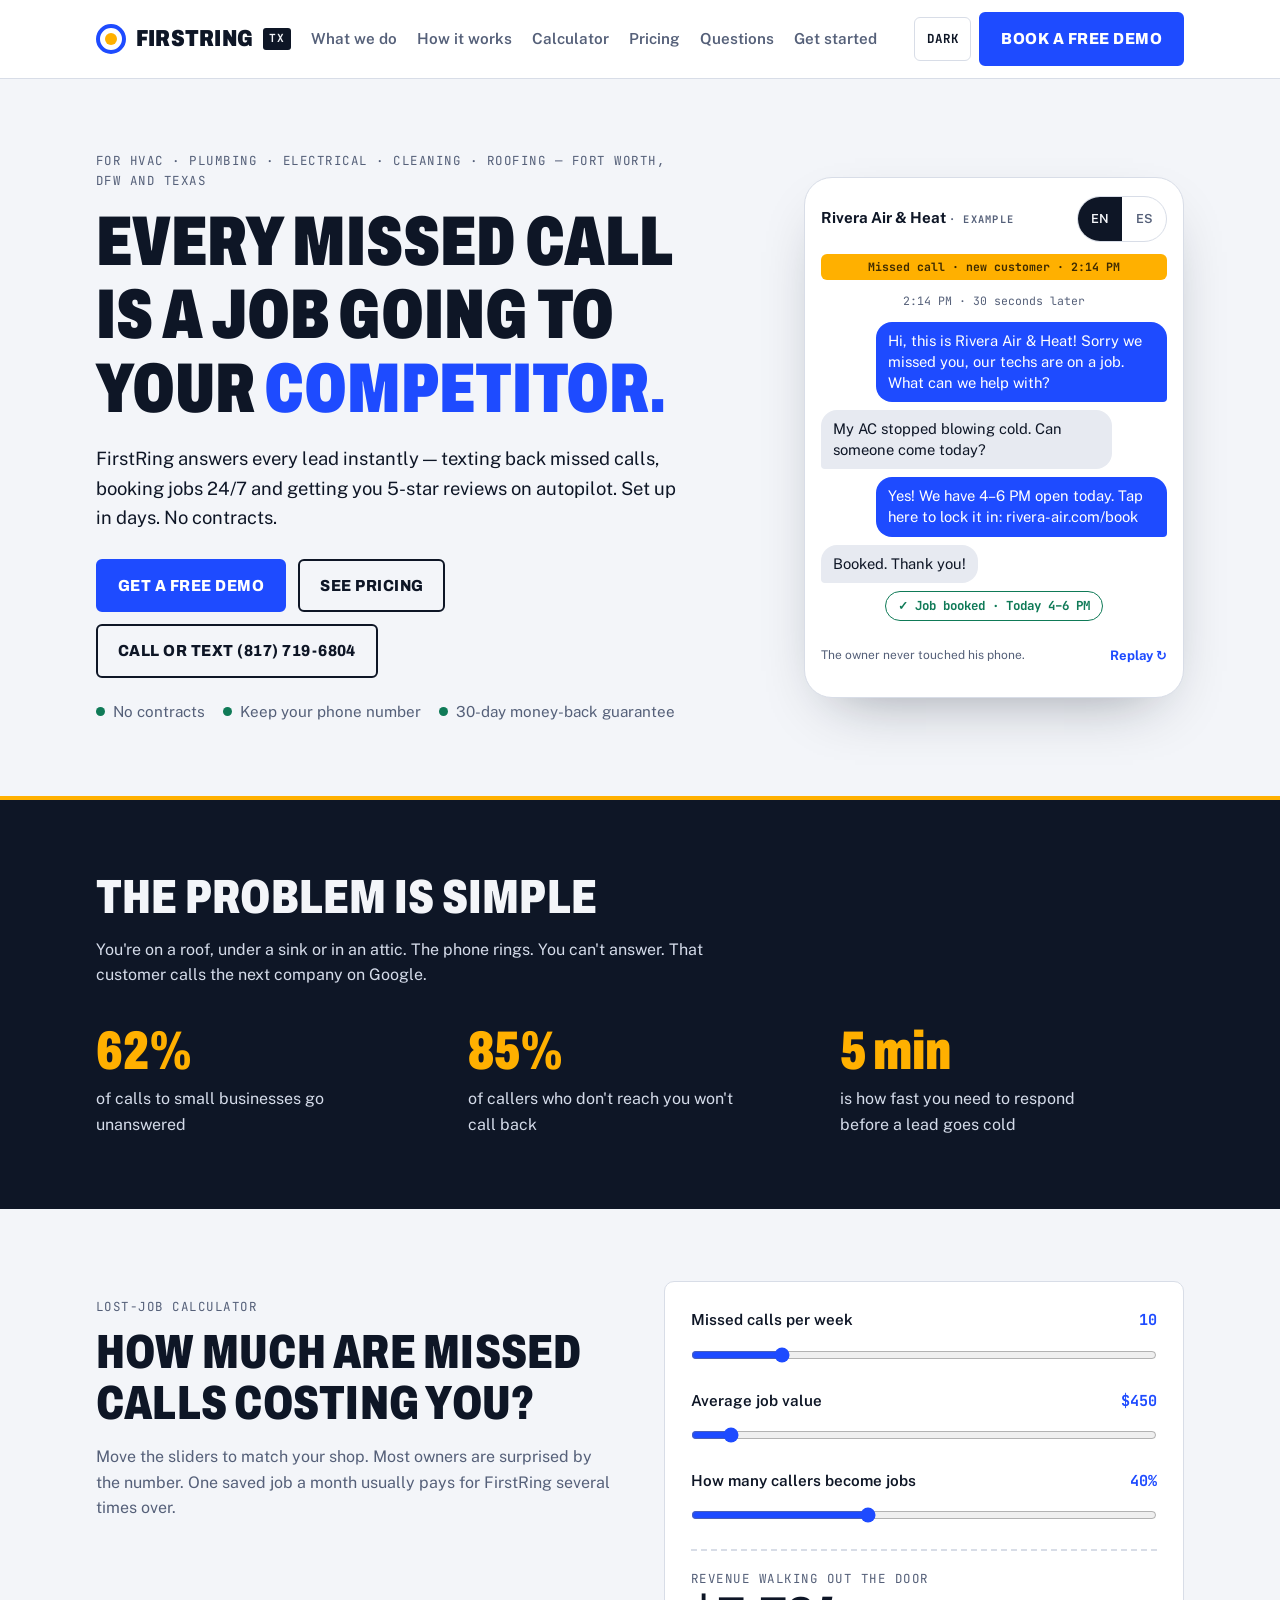
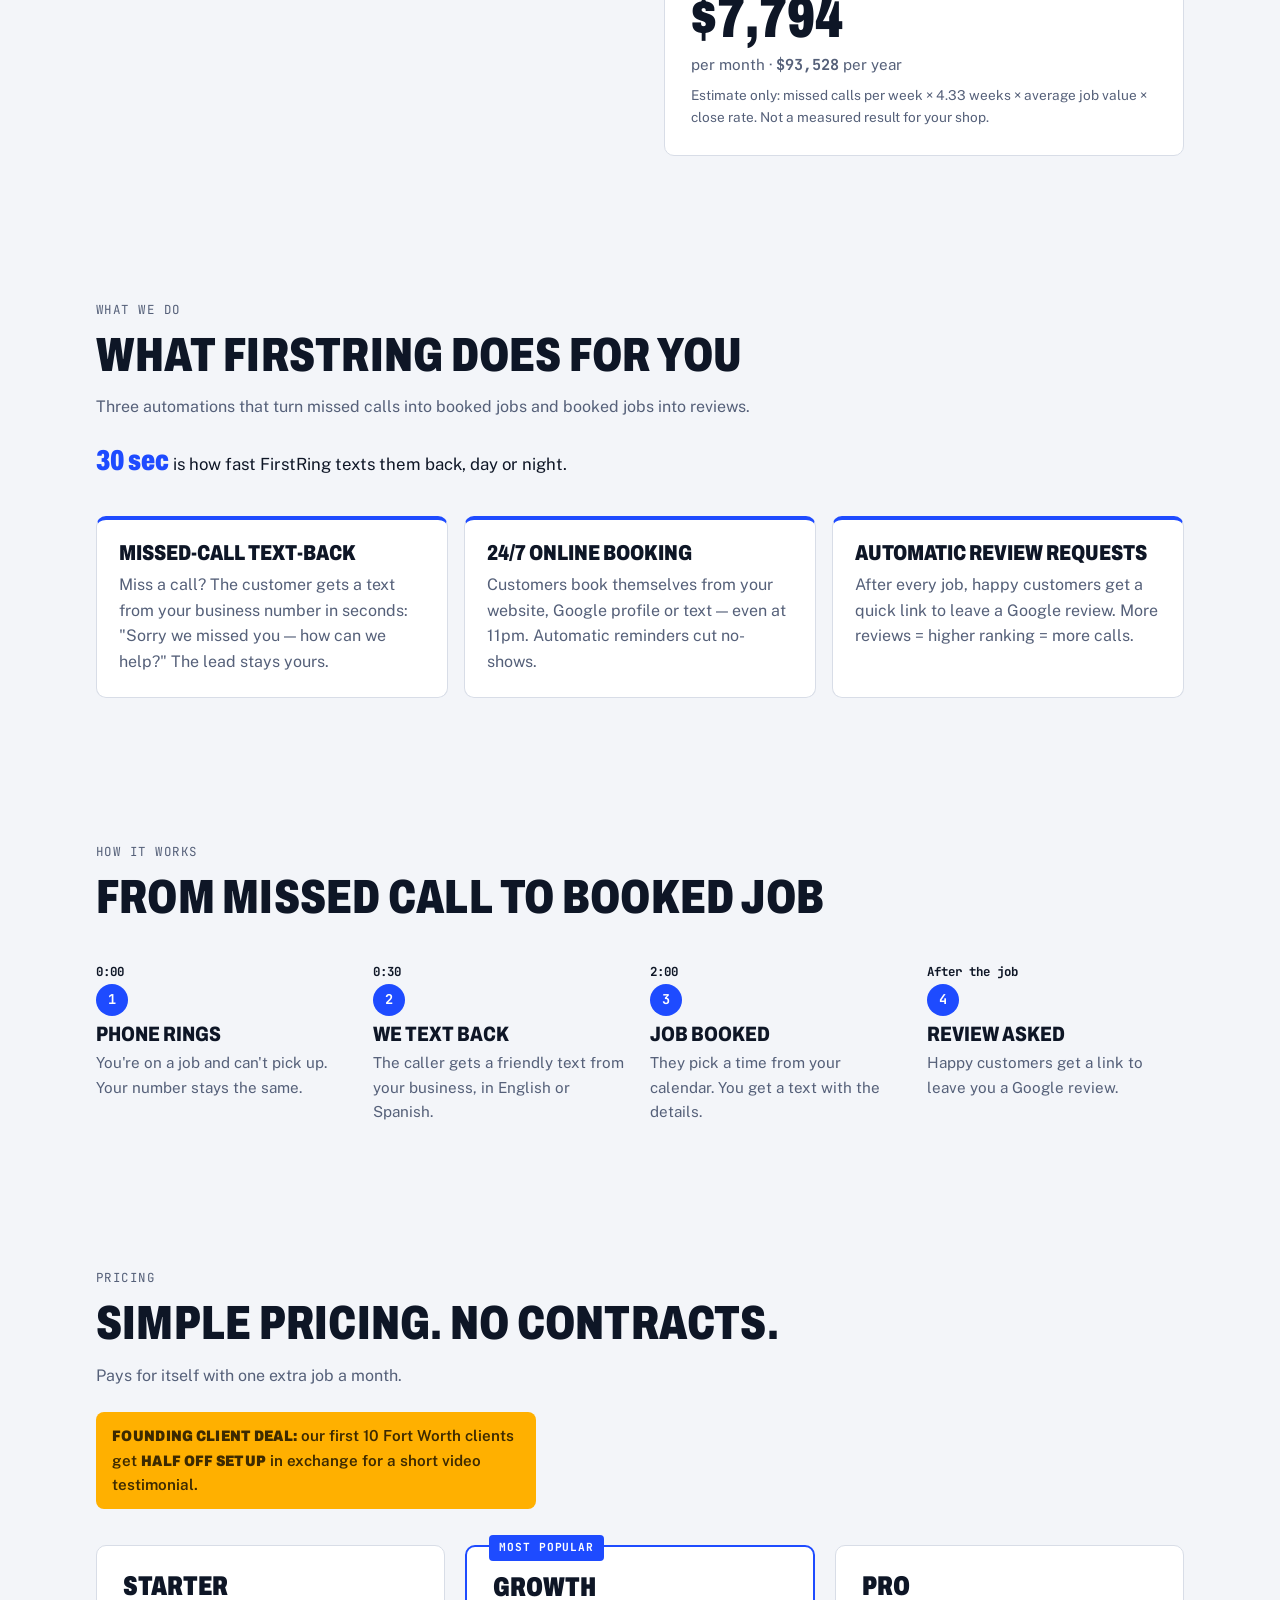
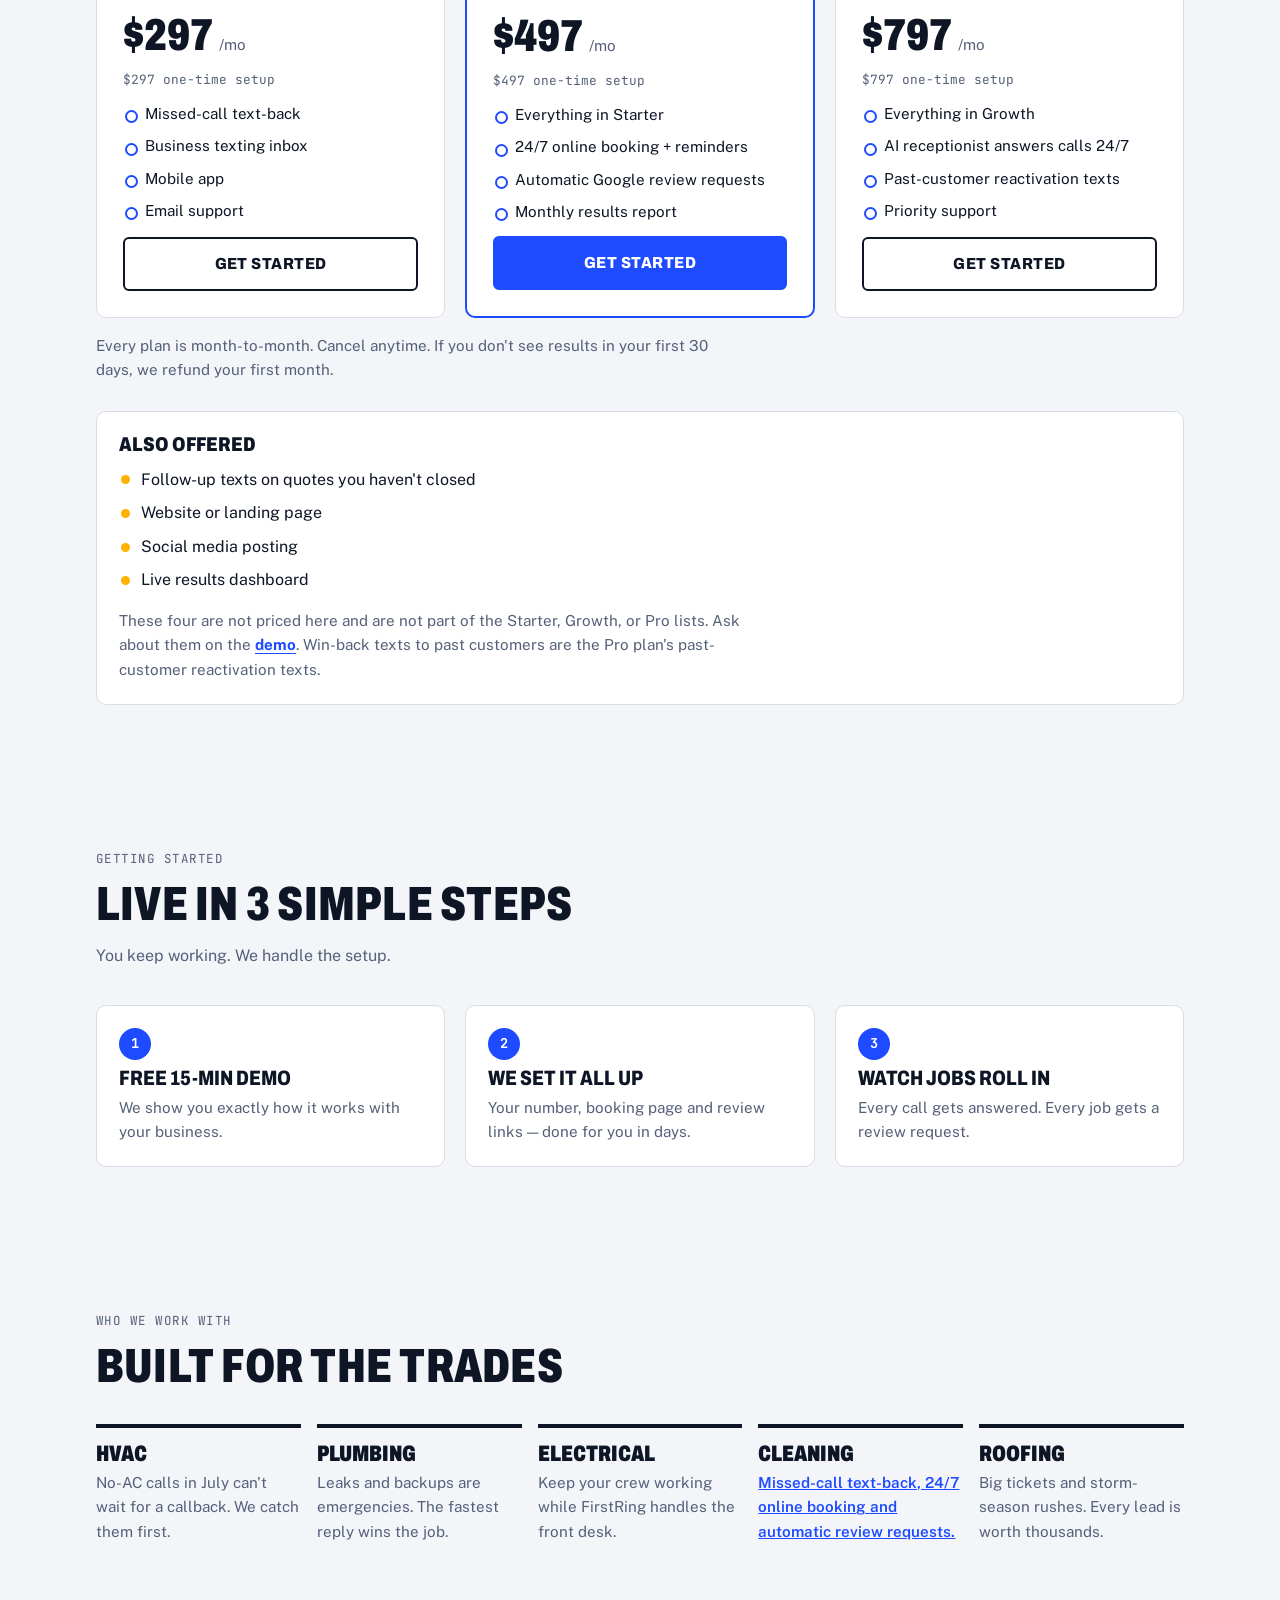
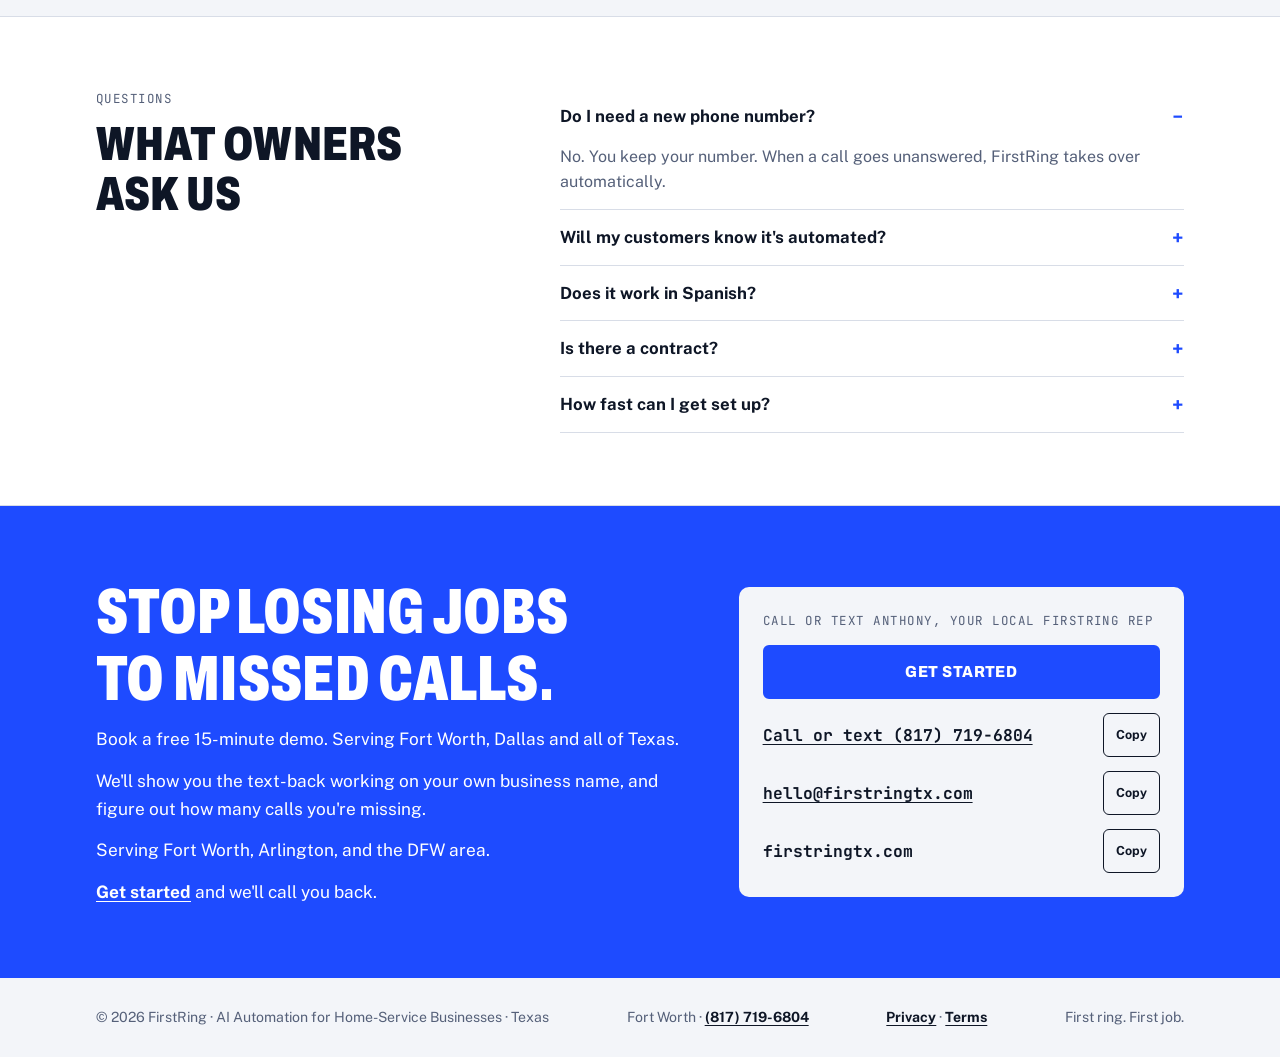
<file: index.html>
<!doctype html>
<html lang="en">
<head>
<meta charset="utf-8">
<meta name="viewport" content="width=device-width, initial-scale=1, viewport-fit=cover">
<title>FirstRing | Never Miss Another Call — AI Automation for Home-Service Pros in Texas</title>
<meta name="description" content="FirstRing helps HVAC, plumbing, electrical and cleaning businesses in Texas answer every lead: missed-call text-back, 24/7 online booking and automatic review requests. Also roofing in Fort Worth and DFW. Call (817) 719-6804.">
<link rel="icon" type="image/png" href="favicon.png">
<link rel="apple-touch-icon" href="apple-touch-icon.png">
<link rel="preconnect" href="https://fonts.googleapis.com">
<link rel="preconnect" href="https://fonts.gstatic.com" crossorigin>
<link rel="stylesheet" href="https://fonts.googleapis.com/css2?family=Archivo:wdth,wght@62..125,400..900&family=Public+Sans:wght@400;500;600;700&family=JetBrains+Mono:wght@500;700&display=swap">
<script>
try {
  var savedTheme = localStorage.getItem('firstring-theme');
  if (savedTheme === 'light' || savedTheme === 'dark') document.documentElement.setAttribute('data-theme', savedTheme);
} catch (e) {}
</script>
<style>
/* Work-truck signage in the cobalt / amber palette. Old-site sections, plus the demo, calculator, and FAQ. */
:root{
  --paper:#F3F5F9; --surface:#FFFFFF; --ink:#0E1626; --muted:#556079; --line:#D8DDE7;
  --cobalt:#1E4BFF; --cobalt-ink:#FFFFFF; --amber:#FFB000; --amber-ink:#3D2A00;
  --bubble-in:#E7EAF1; --ok:#0F7A57;
  --display:"Archivo","Arial Narrow",Arial,sans-serif;
  --body:"Public Sans",system-ui,-apple-system,"Segoe UI",sans-serif;
  --mono:"JetBrains Mono",ui-monospace,Menlo,Consolas,monospace;
  color-scheme:light;
}
@media (prefers-color-scheme: dark){:root:not([data-theme="light"]){
  --paper:#0A101B; --surface:#121A2A; --ink:#EDF1F8; --muted:#9BA7BF; --line:#25314A;
  --cobalt:#7491FF; --cobalt-ink:#0A101B; --amber:#FFC23D; --amber-ink:#2B1D00;
  --bubble-in:#1C2638; --ok:#3CCB97; color-scheme:dark}}
:root[data-theme="dark"]{
  --paper:#0A101B; --surface:#121A2A; --ink:#EDF1F8; --muted:#9BA7BF; --line:#25314A;
  --cobalt:#7491FF; --cobalt-ink:#0A101B; --amber:#FFC23D; --amber-ink:#2B1D00;
  --bubble-in:#1C2638; --ok:#3CCB97; color-scheme:dark}
:root[data-theme="light"]{color-scheme:light}

*{box-sizing:border-box}
html{scroll-behavior:smooth}
body{margin:0;background:var(--paper);color:var(--ink);font-family:var(--body);font-size:16px;line-height:1.6;-webkit-text-size-adjust:100%}
img{max-width:100%;height:auto}
.wrap{max-width:1120px;margin:0 auto;padding-left:max(16px,env(safe-area-inset-left,0px));padding-right:max(16px,env(safe-area-inset-right,0px))}
h1,h2,h3{font-family:var(--display);line-height:1.05;text-wrap:balance;margin:0;hyphens:manual}
h2{font-size:clamp(1.85rem,4.2vw,3rem);font-weight:850;font-stretch:74%;text-transform:uppercase;letter-spacing:.005em}
p{margin:0}
a{color:inherit}
ul,ol{margin:0;padding:0}
.skip{position:absolute;left:12px;top:-48px;background:var(--amber);color:var(--amber-ink);font-weight:700;padding:10px 14px;border-radius:6px;z-index:20}
.skip:focus{top:12px}
.sr{position:absolute;width:1px;height:1px;padding:0;margin:-1px;overflow:hidden;clip:rect(0,0,0,0);white-space:nowrap;border:0}
.eyebrow{font-family:var(--mono);font-size:.78rem;letter-spacing:.12em;text-transform:uppercase;color:var(--muted)}
section{padding-block:72px}
.btn{display:inline-flex;align-items:center;justify-content:center;gap:8px;min-height:44px;font-family:var(--display);font-weight:800;font-stretch:90%;text-transform:uppercase;letter-spacing:.03em;font-size:1rem;padding:12px 20px;border-radius:6px;border:2px solid var(--ink);text-decoration:none;cursor:pointer;background:transparent;color:var(--ink);text-align:center}
.btn.primary{background:var(--cobalt);border-color:var(--cobalt);color:var(--cobalt-ink)}
.btn:hover{background:var(--ink);border-color:var(--ink);color:var(--paper)}
.btn.primary:hover{background:var(--ink);border-color:var(--ink);color:var(--paper)}
:focus-visible{outline:3px solid var(--amber);outline-offset:2px}
::selection{background:var(--amber);color:var(--amber-ink)}

header{border-bottom:1px solid var(--line);background:var(--surface);position:relative;z-index:5}
.bar{display:flex;align-items:center;gap:12px 18px;padding-block:12px;flex-wrap:wrap}
.logo{display:flex;align-items:center;gap:10px;font-family:var(--display);font-weight:900;font-stretch:80%;font-size:1.45rem;text-transform:uppercase;letter-spacing:.01em;text-decoration:none;min-height:44px}
.logo .mark{width:30px;height:30px;border-radius:50%;border:4px solid var(--cobalt);position:relative;flex:none}
.logo .mark::after{content:"";position:absolute;inset:5px;border-radius:50%;background:var(--amber)}
.logo small{font-family:var(--mono);font-size:.7rem;font-weight:700;background:var(--ink);color:var(--paper);padding:2px 6px;border-radius:3px;letter-spacing:.08em}
nav{display:flex;gap:4px 16px;flex-wrap:wrap}
nav a{text-decoration:none;font-weight:600;font-size:.95rem;color:var(--muted);padding:12px 2px;min-height:44px;display:inline-flex;align-items:center}
nav a:hover{color:var(--ink)}
.bar-actions{display:flex;gap:8px;align-items:center;margin-left:auto;flex-wrap:wrap}
.theme-btn{min-height:44px;min-width:44px;border:1.5px solid var(--line);background:transparent;color:var(--ink);border-radius:6px;font:700 .78rem var(--mono);letter-spacing:.06em;text-transform:uppercase;padding:8px 12px;cursor:pointer}
.theme-btn .when-dark{display:none}
:root[data-theme="dark"] .theme-btn .when-light{display:none}
:root[data-theme="dark"] .theme-btn .when-dark{display:inline}
@media (prefers-color-scheme: dark){
  :root:not([data-theme="light"]) .theme-btn .when-light{display:none}
  :root:not([data-theme="light"]) .theme-btn .when-dark{display:inline}
}
.bar .btn{white-space:nowrap;max-width:100%}

.hero .wrap{display:grid;grid-template-columns:minmax(0,1.15fr) minmax(0,.85fr);gap:48px;align-items:center}
.hero h1{font-size:clamp(2.35rem,5.5vw,4.55rem);font-weight:900;font-stretch:70%;text-transform:uppercase;letter-spacing:0}
.hero h1 .hl{color:var(--cobalt)}
.hero .lede{font-size:1.15rem;max-width:38em;margin-top:18px}
.hero .ctas{display:flex;gap:12px;flex-wrap:wrap;margin-top:26px}
.trust{margin:22px 0 0;list-style:none;display:flex;gap:10px 18px;flex-wrap:wrap;font-size:.95rem;color:var(--muted)}
.trust li{display:flex;align-items:center;gap:8px}
.trust li::before{content:"";width:9px;height:9px;border-radius:50%;background:var(--ok);flex:none}

.phone{background:var(--surface);border:1px solid var(--line);border-radius:28px;padding:18px 16px 20px;max-width:380px;width:100%;margin-left:auto;box-shadow:0 24px 60px -30px rgba(14,22,38,.45)}
.phone-top{display:flex;justify-content:space-between;align-items:center;gap:8px;margin-bottom:12px}
.phone-top b{font-size:.95rem}
.lang{display:inline-flex;border:1px solid var(--line);border-radius:999px;overflow:hidden}
.lang button{border:0;background:transparent;color:var(--muted);font:600 .78rem var(--body);min-height:44px;min-width:44px;padding:8px 12px;cursor:pointer}
.lang button[aria-pressed="true"]{background:var(--ink);color:var(--paper)}
.thread{display:flex;flex-direction:column;gap:8px;min-height:330px}
.sys{font-family:var(--mono);font-size:.72rem;color:var(--muted);text-align:center;padding:4px 0}
.sys.missed{color:var(--amber-ink);background:var(--amber);border-radius:6px;font-weight:700}
.msg{max-width:84%;padding:9px 12px;border-radius:16px;font-size:.92rem;line-height:1.4}
.msg.out{align-self:flex-end;background:var(--cobalt);color:var(--cobalt-ink);border-bottom-right-radius:4px}
.msg.in{align-self:flex-start;background:var(--bubble-in);border-bottom-left-radius:4px}
.booked{align-self:center;font-family:var(--mono);font-size:.78rem;font-weight:700;color:var(--ok);border:1.5px solid var(--ok);border-radius:999px;padding:4px 12px}
.reveal{transition:opacity .35s ease,transform .35s ease}
.reveal.pre{opacity:0;transform:translateY(6px)}
.phone-foot{display:flex;justify-content:space-between;align-items:center;margin-top:12px;gap:8px}
.phone-foot small{color:var(--muted);font-size:.75rem}
.linkbtn{background:none;border:0;color:var(--cobalt);font:700 .82rem var(--body);cursor:pointer;min-height:44px;padding:8px 0}

.problem{background:#0E1626;color:#F3F5F9;border-top:4px solid #FFB000}
.problem h2{color:#F3F5F9}
.problem .stat b{color:#FFB000}
.problem .lead{color:#D5DCEA;max-width:42em;margin-top:14px}
.statgrid{display:grid;grid-template-columns:repeat(3,minmax(0,1fr));gap:28px;margin-top:36px}
.stat b{display:block;font-family:var(--display);font-stretch:70%;font-weight:900;font-size:clamp(2.4rem,5vw,3.4rem);line-height:1;color:#FFB000}
.stat p{margin-top:8px;font-size:1rem;color:#D5DCEA;max-width:28ch}

.calc .wrap{display:grid;grid-template-columns:minmax(0,1fr) minmax(0,1fr);gap:48px;align-items:start}
.calc .intro p{margin-top:16px;color:var(--muted);max-width:42em}
.calc-box{background:var(--surface);border:1px solid var(--line);border-radius:10px;padding:26px;display:grid;gap:18px}
.field{display:grid;gap:6px}
.field label{font-weight:600;font-size:.95rem;display:flex;justify-content:space-between;gap:8px;flex-wrap:wrap}
.field output{font-family:var(--mono);font-weight:700;color:var(--cobalt)}
input[type=range]{width:100%;height:32px;accent-color:var(--cobalt);margin:0}
.result{border-top:2px dashed var(--line);padding-top:18px}
.result .big{font-family:var(--display);font-weight:900;font-stretch:70%;font-size:clamp(2.2rem,6vw,3.6rem);line-height:1;font-variant-numeric:tabular-nums}
.result .sub{color:var(--muted);font-size:.95rem;margin-top:6px}
.result .year{font-family:var(--mono);font-weight:700}
.formula{color:var(--muted);font-size:.85rem;margin-top:8px}

.services .lead,.flow .lead,.pricing .lead,.setup .lead,.trades .lead{color:var(--muted);max-width:42em;margin-top:14px}
.speed{margin-top:18px;font-size:1.05rem}
.speed b{font-family:var(--display);font-stretch:72%;font-weight:900;font-size:1.8rem;color:var(--cobalt);letter-spacing:0}
.svc-grid,.trade-grid{display:grid;gap:16px;margin-top:32px}
.svc-grid{grid-template-columns:repeat(3,minmax(0,1fr))}
.card{background:var(--surface);border:1px solid var(--line);border-top:4px solid var(--cobalt);border-radius:10px;padding:22px;min-width:0}
.card h3{font-size:1.35rem;font-weight:850;font-stretch:78%;text-transform:uppercase;margin-bottom:8px}
.card p{color:var(--muted)}
.card p + p{margin-top:8px}

.steps ol{list-style:none;margin:36px 0 0;display:grid;gap:20px}
.flow ol{grid-template-columns:repeat(4,minmax(0,1fr))}
.setup ol{grid-template-columns:repeat(3,minmax(0,1fr))}
.steps li{min-width:0}
.steps li .n{font-family:var(--mono);font-weight:700;font-size:.85rem;width:32px;height:32px;border-radius:50%;display:grid;place-items:center;background:var(--cobalt);color:var(--cobalt-ink);margin-bottom:8px}
.steps h3{font-size:1.3rem;font-weight:800;font-stretch:80%;text-transform:uppercase;margin-top:6px}
.steps li p{color:var(--muted);font-size:.95rem;margin-top:6px}
.steps .time{font-family:var(--mono);font-size:.78rem;color:var(--ink);font-weight:700}
.setup li{background:var(--surface);border:1px solid var(--line);border-radius:10px;padding:22px}

.pk-head{display:flex;justify-content:space-between;align-items:end;gap:24px;flex-wrap:wrap}
.founding{background:var(--amber);color:var(--amber-ink);border-radius:8px;padding:12px 16px;font-weight:600;max-width:440px;font-size:.95rem}
.founding b{font-family:var(--display);font-stretch:85%;text-transform:uppercase;font-weight:900;letter-spacing:.02em}
.plans{display:grid;grid-template-columns:repeat(3,minmax(0,1fr));gap:20px;margin-top:36px;align-items:stretch}
.plan{background:var(--surface);border:1px solid var(--line);border-radius:10px;padding:26px;display:flex;flex-direction:column;gap:12px;min-width:0;position:relative}
.plan.pop{border:2px solid var(--cobalt)}
.plan.pop .tag{position:absolute;top:-12px;left:22px;background:var(--cobalt);color:var(--cobalt-ink);font-family:var(--mono);font-size:.7rem;font-weight:700;letter-spacing:.08em;padding:4px 10px;border-radius:4px}
.plan h3{font-size:1.7rem;font-weight:900;font-stretch:72%;text-transform:uppercase}
.price{display:flex;align-items:baseline;gap:6px;font-variant-numeric:tabular-nums}
.price b{font-family:var(--display);font-weight:900;font-stretch:75%;font-size:2.8rem;line-height:1}
.price span{color:var(--muted);font-size:.95rem}
.setup-fee{font-family:var(--mono);font-size:.8rem;color:var(--muted)}
.plan ul{list-style:none;display:grid;gap:8px;font-size:.95rem}
.plan li{padding-left:22px;position:relative}
.plan li::before{content:"";position:absolute;left:2px;top:.55em;width:9px;height:9px;border-radius:50%;border:2.5px solid var(--cobalt)}
.plan .btn{margin-top:auto;width:100%}
.plans-note,.also p{margin-top:16px;color:var(--muted);font-size:.95rem;max-width:70ch}
.also{margin-top:28px;background:var(--surface);border:1px solid var(--line);border-radius:10px;padding:22px}
.also h3{font-size:1.25rem;font-weight:850;font-stretch:80%;text-transform:uppercase}
.also ul{list-style:none;display:grid;gap:8px;margin-top:12px}
.also li{padding-left:22px;position:relative}
.also li::before{content:"";position:absolute;left:2px;top:.55em;width:9px;height:9px;border-radius:50%;background:var(--amber)}

.trade-grid{grid-template-columns:repeat(auto-fit,minmax(180px,1fr))}
.trade{border-top:4px solid var(--ink);padding-top:14px;min-width:0}
.trade h3{font-size:1.4rem;font-weight:900;font-stretch:72%;text-transform:uppercase}
.trade p{color:var(--muted);font-size:.95rem;margin-top:6px}
.trade a{color:var(--cobalt);font-weight:600}

.faq{background:var(--surface);border-block:1px solid var(--line)}
.faq .wrap{display:grid;grid-template-columns:minmax(0,.8fr) minmax(0,1.2fr);gap:48px}
details{border-bottom:1px solid var(--line)}
summary{cursor:pointer;font-weight:700;font-size:1.05rem;list-style:none;display:flex;justify-content:space-between;align-items:center;gap:12px;min-height:44px;padding-block:12px}
summary::-webkit-details-marker{display:none}
summary::after{content:"+";font-family:var(--mono);color:var(--cobalt);font-size:1.2rem;flex:none}
details[open] summary::after{content:"–"}
details p{margin:0 0 14px;color:var(--muted);max-width:65ch}

.contact{background:var(--cobalt);color:var(--cobalt-ink)}
.contact h2{font-size:clamp(2.2rem,5.5vw,4rem);font-stretch:68%}
.contact .wrap{display:grid;grid-template-columns:minmax(0,1.15fr) minmax(0,.85fr);gap:40px;align-items:center}
.contact .copy-block p{margin-top:14px;font-size:1.08rem;max-width:38em}
.panel{background:var(--paper);color:var(--ink);border-radius:10px;padding:24px;display:grid;gap:14px}
.panel .row{display:flex;justify-content:space-between;gap:12px;align-items:center;flex-wrap:wrap}
.panel .val{font-family:var(--mono);font-weight:700;font-size:1.02rem;min-height:44px;display:inline-flex;align-items:center;min-width:0;flex:1;overflow-wrap:anywhere}
.panel a.val{text-decoration:underline;text-underline-offset:3px}
.copy{border:1.5px solid var(--ink);background:transparent;color:var(--ink);border-radius:6px;font:700 .78rem var(--body);min-height:44px;padding:8px 12px;cursor:pointer}
.panel .where{color:var(--muted);font-size:.95rem}
.panel .btn{width:100%}
.contact .copy-block a,.also a{text-decoration:underline;text-underline-offset:3px;font-weight:700}
.also a{color:var(--cobalt)}

footer{padding-block:28px;color:var(--muted);font-size:.88rem}
footer .wrap{display:flex;justify-content:space-between;gap:12px 20px;flex-wrap:wrap}
footer a{color:var(--ink);font-weight:700;text-decoration:underline;text-underline-offset:3px}

main:focus{outline:none}
section{scroll-margin-top:16px}
@media (max-width:1080px){
  nav{order:3;flex-basis:100%}
}
@media (max-width:1000px){
  .flow ol{grid-template-columns:1fr 1fr}
}
@media (max-width:900px){
  .hero .wrap,.calc .wrap,.faq .wrap,.contact .wrap{grid-template-columns:1fr}
  .phone{margin-inline:auto}
  .svc-grid,.setup ol,.plans,.statgrid{grid-template-columns:1fr}
  section{padding-block:56px}
}
@media (max-width:640px){
  .flow ol{grid-template-columns:1fr}
}
@media (max-width:560px){
  .hero .ctas .btn{width:100%}
  .bar{display:grid;grid-template-columns:minmax(0,1fr) auto;align-items:center;column-gap:12px;row-gap:10px}
  .bar-actions{display:contents}
  .logo{grid-column:1;grid-row:1}
  .theme-btn{grid-column:2;grid-row:1;width:auto}
  .bar .btn{grid-column:1 / -1;grid-row:2;width:100%}
  nav{order:0;flex-basis:auto;grid-column:1 / -1;grid-row:3}
  .statgrid{gap:22px}
}
@media (prefers-reduced-motion:reduce){
  html{scroll-behavior:auto}
  .reveal{transition:none}
}
</style>
</head>
<body>
<a class="skip" href="#content">Skip to content</a>
<header>
  <div class="wrap bar">
    <a class="logo" href="#top"><span class="mark" aria-hidden="true"></span>FirstRing <small>TX</small></a>
    <nav aria-label="Main">
      <a href="#services">What we do</a>
      <a href="#how">How it works</a>
      <a href="#calc">Calculator</a>
      <a href="#pricing">Pricing</a>
      <a href="#faq">Questions</a>
      <a href="/signup">Get started</a>
    </nav>
    <div class="bar-actions">
      <button type="button" class="theme-btn" id="theme-toggle" aria-pressed="false"><span class="sr">Theme:</span><span class="when-light">Dark</span><span class="when-dark">Light</span></button>
      <a class="btn primary" href="/signup">Book a Free Demo</a>
    </div>
  </div>
</header>

<main id="content" tabindex="-1">
  <section class="hero" id="top">
    <div class="wrap">
      <div>
        <p class="eyebrow">For HVAC · Plumbing · Electrical · Cleaning · Roofing — Fort Worth, DFW and Texas</p>
        <h1 style="margin-top:14px">Every missed call is a job going to your <span class="hl">competitor.</span></h1>
        <p class="lede">FirstRing answers every lead instantly — texting back missed calls, booking jobs 24/7 and getting you 5-star reviews on autopilot. Set up in days. No contracts.</p>
        <div class="ctas">
          <a class="btn primary" href="/signup">Get a Free Demo</a>
          <a class="btn" href="#pricing">See Pricing</a>
          <a class="btn" href="tel:+18177196804">Call or text (817) 719-6804</a>
        </div>
        <ul class="trust">
          <li>No contracts</li>
          <li>Keep your phone number</li>
          <li>30-day money-back guarantee</li>
        </ul>
      </div>

      <div class="phone" role="region" aria-label="Example of a missed-call text-back">
        <div class="phone-top">
          <b>Rivera Air &amp; Heat <span class="eyebrow" style="font-size:.65rem">· example</span></b>
          <div class="lang" role="group" aria-label="Example language">
            <button type="button" id="lang-en" aria-pressed="true">EN</button>
            <button type="button" id="lang-es" aria-pressed="false">ES</button>
          </div>
        </div>
        <div class="thread" id="thread" lang="en" aria-live="polite">
          <div class="sys missed">Missed call · new customer · 2:14 PM</div>
          <div class="sys">2:14 PM · 30 seconds later</div>
          <div class="msg out">Hi, this is Rivera Air &amp; Heat! Sorry we missed you, our techs are on a job. What can we help with?</div>
          <div class="msg in">My AC stopped blowing cold. Can someone come today?</div>
          <div class="msg out">Yes! We have 4–6 PM open today. Tap here to lock it in: rivera-air.com/book</div>
          <div class="msg in">Booked. Thank you!</div>
          <div class="booked">✓ Job booked · Today 4–6 PM</div>
        </div>
        <div class="phone-foot">
          <small id="foot-note">The owner never touched his phone.</small>
          <button type="button" class="linkbtn" id="replay">Replay ↻</button>
        </div>
      </div>
    </div>
  </section>

  <section class="problem" id="problem">
    <div class="wrap">
      <h2>The problem is simple</h2>
      <p class="lead">You're on a roof, under a sink or in an attic. The phone rings. You can't answer. That customer calls the next company on Google.</p>
      <div class="statgrid">
        <div class="stat"><b>62%</b><p>of calls to small businesses go unanswered</p></div>
        <div class="stat"><b>85%</b><p>of callers who don't reach you won't call back</p></div>
        <div class="stat"><b>5 min</b><p>is how fast you need to respond before a lead goes cold</p></div>
      </div>
    </div>
  </section>

  <section class="calc" id="calc">
    <div class="wrap">
      <div class="intro">
        <p class="eyebrow">Lost-job calculator</p>
        <h2 style="margin-top:10px" id="calc-title">How much are missed calls costing you?</h2>
        <p>Move the sliders to match your shop. Most owners are surprised by the number. One saved job a month usually pays for FirstRing several times over.</p>
      </div>
      <div class="calc-box">
        <div class="field">
          <label for="c-calls">Missed calls per week <output id="o-calls" for="c-calls">10</output></label>
          <input type="range" id="c-calls" min="1" max="50" value="10">
        </div>
        <div class="field">
          <label for="c-ticket">Average job value <output id="o-ticket" for="c-ticket">$450</output></label>
          <input type="range" id="c-ticket" min="100" max="5000" step="50" value="450">
        </div>
        <div class="field">
          <label for="c-close">How many callers become jobs <output id="o-close" for="c-close">40%</output></label>
          <input type="range" id="c-close" min="10" max="90" step="5" value="40">
        </div>
        <div class="result" aria-live="polite" aria-atomic="true">
          <p class="eyebrow">Revenue walking out the door</p>
          <div class="big" id="r-month">$7,794</div>
          <p class="sub">per month · <span class="year" id="r-year">$93,528</span> per year</p>
          <p class="formula" id="calc-formula">Estimate only: missed calls per week × 4.33 weeks × average job value × close rate. Not a measured result for your shop.</p>
        </div>
      </div>
    </div>
  </section>

  <section class="services" id="services">
    <div class="wrap">
      <p class="eyebrow">What we do</p>
      <h2 style="margin-top:10px">What FirstRing does for you</h2>
      <p class="lead">Three automations that turn missed calls into booked jobs and booked jobs into reviews.</p>
      <p class="speed"><b>30 sec</b> is how fast FirstRing texts them back, day or night.</p>
      <div class="svc-grid">
        <article class="card">
          <h3>Missed-Call Text-Back</h3>
          <p>Miss a call? The customer gets a text from your business number in seconds: "Sorry we missed you — how can we help?" The lead stays yours.</p>
        </article>
        <article class="card">
          <h3>24/7 Online Booking</h3>
          <p>Customers book themselves from your website, Google profile or text — even at 11pm. Automatic reminders cut no-shows.</p>
        </article>
        <article class="card">
          <h3>Automatic Review Requests</h3>
          <p>After every job, happy customers get a quick link to leave a Google review. More reviews = higher ranking = more calls.</p>
        </article>
      </div>
    </div>
  </section>

  <section class="steps flow" id="how">
    <div class="wrap">
      <p class="eyebrow">How it works</p>
      <h2 style="margin-top:10px">From missed call to booked job</h2>
      <ol>
        <li><span class="time">0:00</span><div class="n" aria-hidden="true">1</div><h3>Phone rings</h3><p>You're on a job and can't pick up. Your number stays the same.</p></li>
        <li><span class="time">0:30</span><div class="n" aria-hidden="true">2</div><h3>We text back</h3><p>The caller gets a friendly text from your business, in English or Spanish.</p></li>
        <li><span class="time">2:00</span><div class="n" aria-hidden="true">3</div><h3>Job booked</h3><p>They pick a time from your calendar. You get a text with the details.</p></li>
        <li><span class="time">After the job</span><div class="n" aria-hidden="true">4</div><h3>Review asked</h3><p>Happy customers get a link to leave you a Google review.</p></li>
      </ol>
    </div>
  </section>

  <section class="pricing" id="pricing">
    <div class="wrap">
      <div class="pk-head">
        <div>
          <p class="eyebrow">Pricing</p>
          <h2 style="margin-top:10px">Simple pricing. No contracts.</h2>
          <p class="lead">Pays for itself with one extra job a month.</p>
        </div>
        <p class="founding"><b>Founding client deal:</b> our first 10 Fort Worth clients get <b>half off setup</b> in exchange for a short video testimonial.</p>
      </div>
      <div class="plans">
        <article class="plan">
          <h3>Starter</h3>
          <div class="price"><b>$297</b><span>/mo</span></div>
          <p class="setup-fee">$297 one-time setup</p>
          <ul>
            <li>Missed-call text-back</li>
            <li>Business texting inbox</li>
            <li>Mobile app</li>
            <li>Email support</li>
          </ul>
          <a class="btn" href="/signup?plan=Starter">Get Started<span class="sr"> with Starter</span></a>
        </article>
        <article class="plan pop">
          <span class="tag">MOST POPULAR</span>
          <h3>Growth</h3>
          <div class="price"><b>$497</b><span>/mo</span></div>
          <p class="setup-fee">$497 one-time setup</p>
          <ul>
            <li>Everything in Starter</li>
            <li>24/7 online booking + reminders</li>
            <li>Automatic Google review requests</li>
            <li>Monthly results report</li>
          </ul>
          <a class="btn primary" href="/signup?plan=Growth">Get Started<span class="sr"> with Growth</span></a>
        </article>
        <article class="plan">
          <h3>Pro</h3>
          <div class="price"><b>$797</b><span>/mo</span></div>
          <p class="setup-fee">$797 one-time setup</p>
          <ul>
            <li>Everything in Growth</li>
            <li>AI receptionist answers calls 24/7</li>
            <li>Past-customer reactivation texts</li>
            <li>Priority support</li>
          </ul>
          <a class="btn" href="/signup?plan=Pro">Get Started<span class="sr"> with Pro</span></a>
        </article>
      </div>
      <p class="plans-note">Every plan is month-to-month. Cancel anytime. If you don't see results in your first 30 days, we refund your first month.</p>
      <aside class="also">
        <h3>Also offered</h3>
        <ul>
          <li>Follow-up texts on quotes you haven't closed</li>
          <li>Website or landing page</li>
          <li>Social media posting</li>
          <li>Live results dashboard</li>
        </ul>
        <p>These four are not priced here and are not part of the Starter, Growth, or Pro lists. Ask about them on the <a href="/signup">demo</a>. Win-back texts to past customers are the Pro plan's past-customer reactivation texts.</p>
      </aside>
    </div>
  </section>

  <section class="steps setup" id="setup">
    <div class="wrap">
      <p class="eyebrow">Getting started</p>
      <h2 style="margin-top:10px">Live in 3 simple steps</h2>
      <p class="lead">You keep working. We handle the setup.</p>
      <ol>
        <li><div class="n" aria-hidden="true">1</div><h3>Free 15-min demo</h3><p>We show you exactly how it works with your business.</p></li>
        <li><div class="n" aria-hidden="true">2</div><h3>We set it all up</h3><p>Your number, booking page and review links — done for you in days.</p></li>
        <li><div class="n" aria-hidden="true">3</div><h3>Watch jobs roll in</h3><p>Every call gets answered. Every job gets a review request.</p></li>
      </ol>
    </div>
  </section>

  <section class="trades" id="trades">
    <div class="wrap">
      <p class="eyebrow">Who we work with</p>
      <h2 style="margin-top:10px">Built for the trades</h2>
      <div class="trade-grid">
        <article class="trade"><h3>HVAC</h3><p>No-AC calls in July can't wait for a callback. We catch them first.</p></article>
        <article class="trade"><h3>Plumbing</h3><p>Leaks and backups are emergencies. The fastest reply wins the job.</p></article>
        <article class="trade"><h3>Electrical</h3><p>Keep your crew working while FirstRing handles the front desk.</p></article>
        <article class="trade"><h3>Cleaning</h3><p><a href="#services">Missed-call text-back, 24/7 online booking and automatic review requests.</a></p></article>
        <article class="trade"><h3>Roofing</h3><p>Big tickets and storm-season rushes. Every lead is worth thousands.</p></article>
      </div>
    </div>
  </section>

  <section class="faq" id="faq">
    <div class="wrap">
      <div>
        <p class="eyebrow">Questions</p>
        <h2 style="margin-top:10px">What owners ask us</h2>
      </div>
      <div>
        <details open>
          <summary>Do I need a new phone number?</summary>
          <p>No. You keep your number. When a call goes unanswered, FirstRing takes over automatically.</p>
        </details>
        <details>
          <summary>Will my customers know it's automated?</summary>
          <p>The texts come from your business name and sound like you. The AI receptionist introduces itself as your virtual assistant, and it hands calls to you whenever a customer asks for a person.</p>
        </details>
        <details>
          <summary>Does it work in Spanish?</summary>
          <p>Yes. Texts and the AI receptionist work in English and Spanish, so you never lose a Spanish-speaking customer.</p>
        </details>
        <details>
          <summary>Is there a contract?</summary>
          <p>No. Every plan is month-to-month, and your first month is covered by a 30-day money-back guarantee.</p>
        </details>
        <details>
          <summary>How fast can I get set up?</summary>
          <p>Most shops are live within a few days. We do the setup for you, and there's nothing to install.</p>
        </details>
      </div>
    </div>
  </section>

  <section class="contact" id="contact">
    <div class="wrap">
      <div class="copy-block">
        <h2>Stop losing jobs to missed calls.</h2>
        <p>Book a free 15-minute demo. Serving Fort Worth, Dallas and all of Texas.</p>
        <p>We'll show you the text-back working on your own business name, and figure out how many calls you're missing.</p>
        <p>Serving Fort Worth, Arlington, and the DFW area.</p>
        <p><a href="/signup">Get started</a> and we'll call you back.</p>
      </div>
      <div class="panel">
        <p class="eyebrow">Call or text Anthony, your local FirstRing rep</p>
        <a class="btn primary" href="/signup">Get started</a>
        <div class="row">
          <a class="val" id="phone" href="tel:+18177196804">Call or text (817) 719-6804</a>
          <button type="button" class="copy" data-copy="phone" data-copy-value="(817) 719-6804" aria-label="Copy phone number">Copy</button>
        </div>
        <div class="row">
          <a class="val" id="email" href="mailto:hello@firstringtx.com">hello@firstringtx.com</a>
          <button type="button" class="copy" data-copy="email" aria-label="Copy email address">Copy</button>
        </div>
        <div class="row">
          <span class="val" id="site">firstringtx.com</span>
          <button type="button" class="copy" data-copy="site" aria-label="Copy website">Copy</button>
        </div>
        <p id="copy-status" class="sr" aria-live="polite"></p>
      </div>
    </div>
  </section>
</main>

<footer>
  <div class="wrap">
    <span>© 2026 FirstRing · AI Automation for Home-Service Businesses · Texas</span>
    <span>Fort Worth · <a href="tel:+18177196804">(817) 719-6804</a></span>
    <span><a href="/privacy">Privacy</a> · <a href="/terms">Terms</a></span>
    <span>First ring. First job.</span>
  </div>
</footer>

<script>
(function(){
  var scripts = {
    en: [
      {t:"sys missed", x:"Missed call · new customer · 2:14 PM"},
      {t:"sys", x:"2:14 PM · 30 seconds later"},
      {t:"msg out", x:"Hi, this is Rivera Air & Heat! Sorry we missed you, our techs are on a job. What can we help with?"},
      {t:"msg in", x:"My AC stopped blowing cold. Can someone come today?"},
      {t:"msg out", x:"Yes! We have 4–6 PM open today. Tap here to lock it in: rivera-air.com/book"},
      {t:"msg in", x:"Booked. Thank you!"},
      {t:"booked", x:"✓ Job booked · Today 4–6 PM"}
    ],
    es: [
      {t:"sys missed", x:"Llamada perdida · cliente nuevo · 2:14 PM"},
      {t:"sys", x:"2:14 PM · 30 segundos después"},
      {t:"msg out", x:"¡Hola, le habla Rivera Air & Heat! Perdón por no contestar, nuestros técnicos están en un trabajo. ¿En qué le podemos ayudar?"},
      {t:"msg in", x:"Mi aire acondicionado ya no enfría. ¿Pueden venir hoy?"},
      {t:"msg out", x:"¡Claro! Tenemos espacio hoy de 4 a 6 PM. Aparte su cita aquí: rivera-air.com/book"},
      {t:"msg in", x:"Listo, ya reservé. ¡Gracias!"},
      {t:"booked", x:"✓ Trabajo reservado · Hoy 4–6 PM"}
    ]
  };
  var foot = {en:"The owner never touched his phone.", es:"El dueño ni tocó su teléfono."};
  var thread = document.getElementById('thread');
  var lang = 'en', timers = [];
  var reduce = window.matchMedia && window.matchMedia('(prefers-reduced-motion: reduce)').matches;

  function render(animate){
    timers.forEach(clearTimeout); timers = [];
    thread.innerHTML = '';
    thread.lang = lang === 'es' ? 'es' : 'en';
    scripts[lang].forEach(function(m, i){
      var el = document.createElement('div');
      el.className = m.t + ' reveal' + (animate && !reduce ? ' pre' : '');
      el.textContent = m.x;
      thread.appendChild(el);
      if (animate && !reduce) timers.push(setTimeout(function(){ el.classList.remove('pre'); }, 250 + i*650));
    });
    var note = document.getElementById('foot-note');
    note.textContent = foot[lang];
    note.lang = lang === 'es' ? 'es' : 'en';
  }
  function setLang(l){
    lang = l;
    document.getElementById('lang-en').setAttribute('aria-pressed', l==='en' ? 'true' : 'false');
    document.getElementById('lang-es').setAttribute('aria-pressed', l==='es' ? 'true' : 'false');
    render(true);
  }
  document.getElementById('lang-en').addEventListener('click', function(){ setLang('en'); });
  document.getElementById('lang-es').addEventListener('click', function(){ setLang('es'); });
  document.getElementById('replay').addEventListener('click', function(){ render(true); });

  var calls = document.getElementById('c-calls'), ticket = document.getElementById('c-ticket'), close = document.getElementById('c-close');
  function money(n){ return '$' + Math.round(n).toLocaleString('en-US'); }
  function calc(){
    var c = +calls.value, t = +ticket.value, p = +close.value;
    document.getElementById('o-calls').textContent = String(c);
    document.getElementById('o-ticket').textContent = money(t);
    document.getElementById('o-close').textContent = p + '%';
    var month = c * 4.33 * t * (p/100);
    document.getElementById('r-month').textContent = money(month);
    document.getElementById('r-year').textContent = money(month * 12);
  }
  [calls, ticket, close].forEach(function(el){ el.addEventListener('input', calc); });
  calc();

  var status = document.getElementById('copy-status');
  document.querySelectorAll('[data-copy]').forEach(function(b){
    var label = b.textContent;
    b.addEventListener('click', function(){
      var el = document.getElementById(b.getAttribute('data-copy'));
      var text = b.getAttribute('data-copy-value') || el.textContent;
      var done = function(){
        b.textContent = 'Copied';
        status.textContent = 'Copied ' + text;
        setTimeout(function(){ b.textContent = label; }, 1500);
      };
      var selectText = function(){
        var r = document.createRange();
        r.selectNodeContents(el);
        var s = getSelection();
        s.removeAllRanges();
        s.addRange(r);
        status.textContent = 'Selected ' + text;
      };
      try {
        navigator.clipboard.writeText(text).then(done, selectText);
      } catch (err) { selectText(); }
    });
  });

  var root = document.documentElement;
  var themeBtn = document.getElementById('theme-toggle');
  function isDark(){
    var set = root.getAttribute('data-theme');
    if (set === 'dark') return true;
    if (set === 'light') return false;
    return window.matchMedia('(prefers-color-scheme: dark)').matches;
  }
  function syncTheme(){
    var dark = isDark();
    themeBtn.setAttribute('aria-pressed', dark ? 'true' : 'false');
  }
  themeBtn.addEventListener('click', function(){
    var next = isDark() ? 'light' : 'dark';
    root.setAttribute('data-theme', next);
    try { localStorage.setItem('firstring-theme', next); } catch (err) {}
    syncTheme();
  });
  syncTheme();
  if (window.matchMedia) {
    window.matchMedia('(prefers-color-scheme: dark)').addEventListener('change', function(){
      if (!root.getAttribute('data-theme')) syncTheme();
    });
  }
})();
</script>
</body>
</html>
</file>
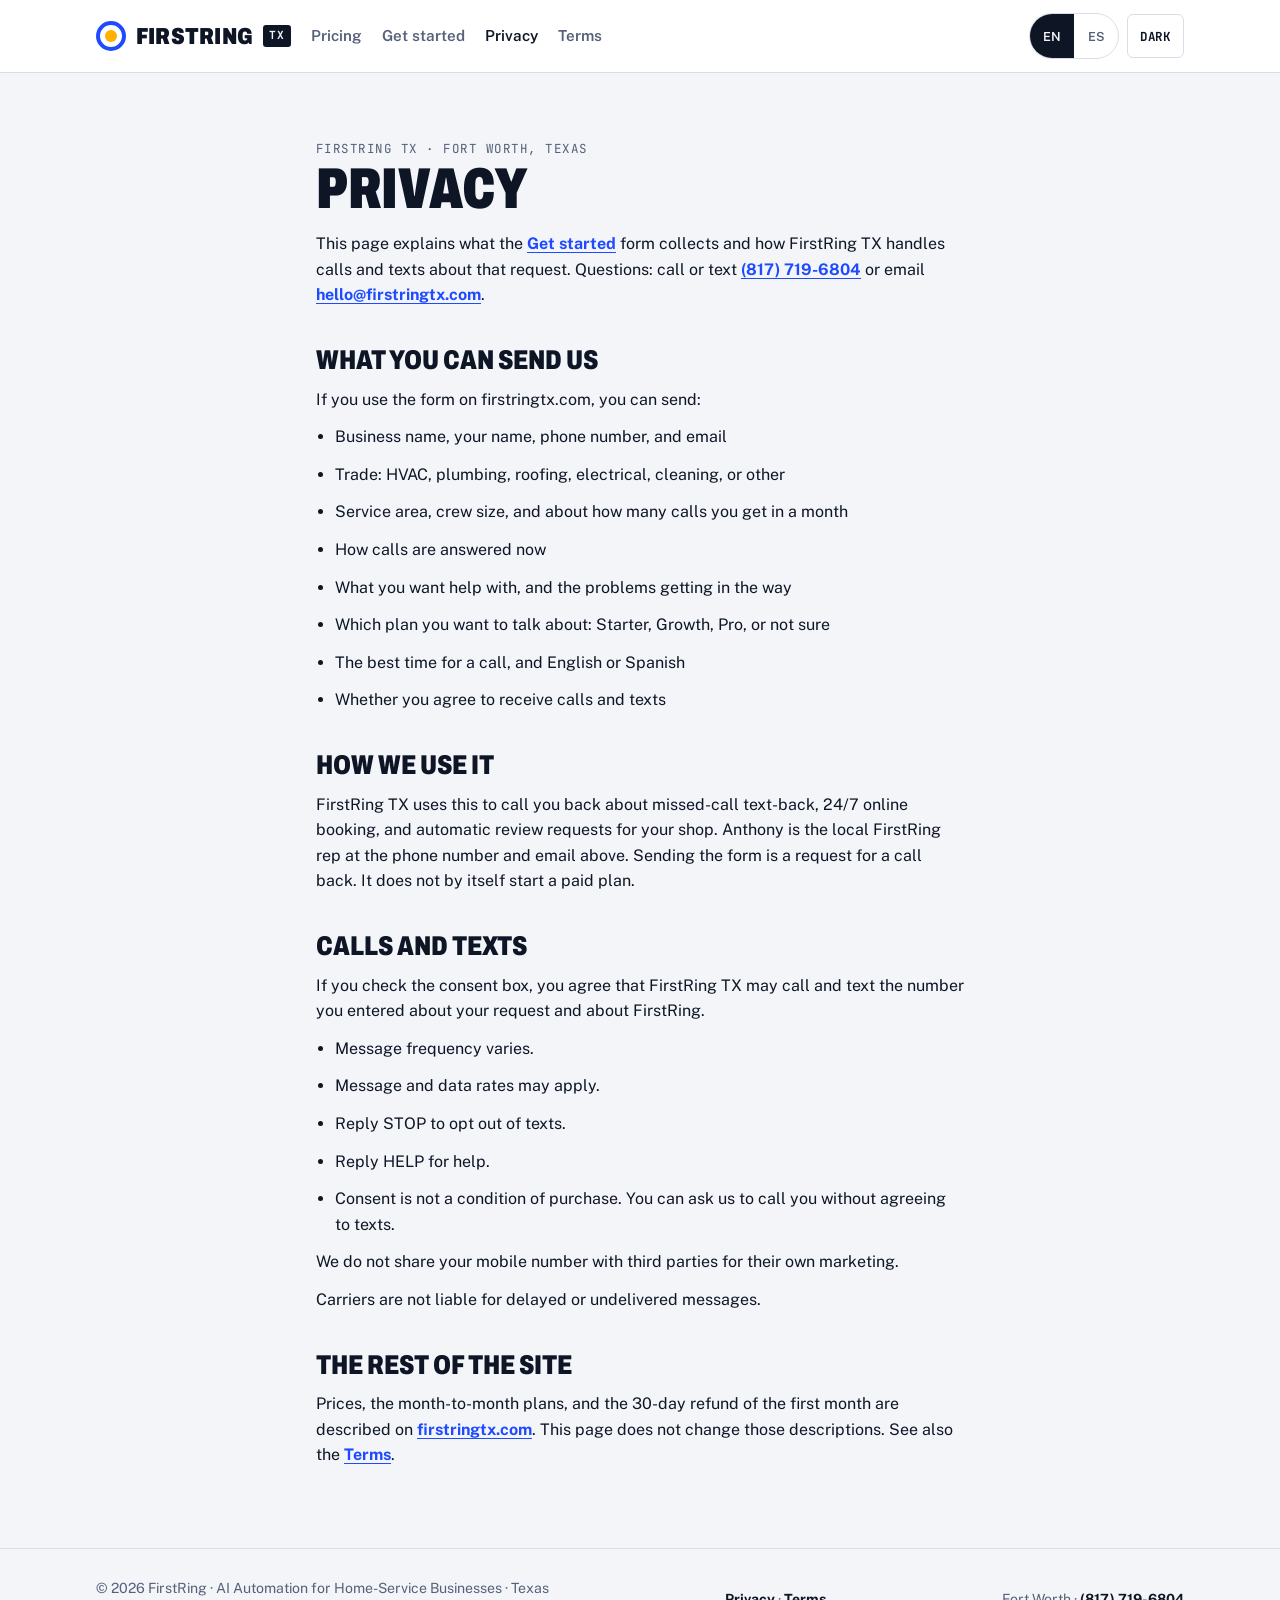
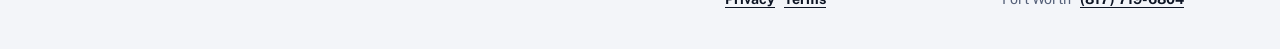
<file: privacy/index.html>
<!doctype html>
<html lang="en">
<head>
<meta charset="utf-8">
<meta name="viewport" content="width=device-width, initial-scale=1, viewport-fit=cover">
<title>Privacy | FirstRing TX</title>
<meta name="description" content="How FirstRing TX handles the Get started form, calls, and texts. Call or text (817) 719-6804 or email hello@firstringtx.com.">
<link rel="icon" type="image/png" href="/favicon.png">
<link rel="apple-touch-icon" href="/apple-touch-icon.png">
<link rel="preconnect" href="https://fonts.googleapis.com">
<link rel="preconnect" href="https://fonts.gstatic.com" crossorigin>
<link rel="stylesheet" href="https://fonts.googleapis.com/css2?family=Archivo:wdth,wght@62..125,400..900&family=Public+Sans:wght@400;500;600;700&family=JetBrains+Mono:wght@500;700&display=swap">
<link rel="stylesheet" href="/site.css">
<script>
try {
  var savedTheme = localStorage.getItem('firstring-theme');
  if (savedTheme === 'light' || savedTheme === 'dark') document.documentElement.setAttribute('data-theme', savedTheme);
} catch (e) {}
</script>
</head>
<body data-title-en="Privacy | FirstRing TX" data-title-es="Privacidad | FirstRing TX">
<a class="skip" href="#content">Skip to content</a>
<header>
  <div class="wrap bar">
    <a class="logo" href="/"><span class="mark" aria-hidden="true"></span>FirstRing <small>TX</small></a>
    <nav aria-label="Main">
      <a href="/#pricing" data-en="Pricing" data-es="Precios">Pricing</a>
      <a href="/signup" data-en="Get started" data-es="Empezar">Get started</a>
      <a href="/privacy" aria-current="page" data-en="Privacy" data-es="Privacidad">Privacy</a>
      <a href="/terms" data-en="Terms" data-es="Términos">Terms</a>
    </nav>
    <div class="bar-actions">
      <div class="lang" role="group" aria-label="Language">
        <button type="button" id="lang-en" aria-pressed="true">EN</button>
        <button type="button" id="lang-es" aria-pressed="false">ES</button>
      </div>
      <button type="button" class="theme-btn" id="theme-toggle" aria-pressed="false"><span class="sr" data-en="Theme:" data-es="Tema:">Theme:</span><span class="when-light" data-en="Dark" data-es="Oscuro">Dark</span><span class="when-dark" data-en="Light" data-es="Claro">Light</span></button>
    </div>
  </div>
</header>
<main id="content" class="wrap prose" tabindex="-1">
  <article id="copy-en" lang="en">
    <p class="eyebrow">FirstRing TX · Fort Worth, Texas</p>
    <h1>Privacy</h1>
    <p>This page explains what the <a href="/signup">Get started</a> form collects and how FirstRing TX handles calls and texts about that request. Questions: call or text <a href="tel:+18177196804">(817) 719-6804</a> or email <a href="mailto:hello@firstringtx.com">hello@firstringtx.com</a>.</p>
    <h2>What you can send us</h2>
    <p>If you use the form on firstringtx.com, you can send:</p>
    <ul>
      <li>Business name, your name, phone number, and email</li>
      <li>Trade: HVAC, plumbing, roofing, electrical, cleaning, or other</li>
      <li>Service area, crew size, and about how many calls you get in a month</li>
      <li>How calls are answered now</li>
      <li>What you want help with, and the problems getting in the way</li>
      <li>Which plan you want to talk about: Starter, Growth, Pro, or not sure</li>
      <li>The best time for a call, and English or Spanish</li>
      <li>Whether you agree to receive calls and texts</li>
    </ul>
    <h2>How we use it</h2>
    <p>FirstRing TX uses this to call you back about missed-call text-back, 24/7 online booking, and automatic review requests for your shop. Anthony is the local FirstRing rep at the phone number and email above. Sending the form is a request for a call back. It does not by itself start a paid plan.</p>
    <h2>Calls and texts</h2>
    <p>If you check the consent box, you agree that FirstRing TX may call and text the number you entered about your request and about FirstRing.</p>
    <ul>
      <li>Message frequency varies.</li>
      <li>Message and data rates may apply.</li>
      <li>Reply STOP to opt out of texts.</li>
      <li>Reply HELP for help.</li>
      <li>Consent is not a condition of purchase. You can ask us to call you without agreeing to texts.</li>
    </ul>
    <p>We do not share your mobile number with third parties for their own marketing.</p>
    <p>Carriers are not liable for delayed or undelivered messages.</p>
    <h2>The rest of the site</h2>
    <p>Prices, the month-to-month plans, and the 30-day refund of the first month are described on <a href="/">firstringtx.com</a>. This page does not change those descriptions. See also the <a href="/terms">Terms</a>.</p>
  </article>
  <article id="copy-es" lang="es" hidden>
    <p class="eyebrow">FirstRing TX · Fort Worth, Texas</p>
    <h1>Privacidad</h1>
    <p>Esta página explica qué recoge el formulario <a href="/signup?lang=es">Empezar</a> y cómo FirstRing TX maneja las llamadas y los mensajes sobre esa solicitud. Preguntas: llame o envíe un texto al <a href="tel:+18177196804">(817) 719-6804</a> o escriba a <a href="mailto:hello@firstringtx.com">hello@firstringtx.com</a>.</p>
    <h2>Qué puede enviarnos</h2>
    <p>Si usa el formulario en firstringtx.com, puede enviar:</p>
    <ul>
      <li>Nombre del negocio, su nombre, teléfono y correo</li>
      <li>Oficio: HVAC, plomería, techos, electricidad, limpieza u otro</li>
      <li>Zona de servicio, tamaño del equipo y cuántas llamadas recibe en un mes</li>
      <li>Cómo se contestan las llamadas ahora</li>
      <li>En qué quiere ayuda y qué problemas se le atraviesan</li>
      <li>De qué plan quiere hablar: Starter, Growth, Pro o no está seguro</li>
      <li>La mejor hora para llamar, e inglés o español</li>
      <li>Si acepta recibir llamadas y mensajes de texto</li>
    </ul>
    <h2>Cómo lo usamos</h2>
    <p>FirstRing TX lo usa para llamarle de vuelta sobre el texto cuando se pierde una llamada, las citas en línea las 24 horas y las solicitudes de reseñas para su negocio. Anthony es el representante local de FirstRing, en el teléfono y el correo de arriba. Enviar el formulario es pedir que le llamemos. No inicia por sí solo un plan de pago.</p>
    <h2>Llamadas y mensajes</h2>
    <p>Si marca la casilla de consentimiento, acepta que FirstRing TX le llame y le envíe mensajes de texto al número que escribió, sobre su solicitud y sobre FirstRing.</p>
    <ul>
      <li>La frecuencia de los mensajes varía.</li>
      <li>Pueden aplicar tarifas de mensajes y datos.</li>
      <li>Responda STOP para cancelar los mensajes.</li>
      <li>Responda HELP para ayuda.</li>
      <li>El consentimiento no es condición de compra. Puede pedirnos que le llamemos sin aceptar mensajes de texto.</li>
    </ul>
    <p>No compartimos su número de celular con terceros para la publicidad de ellos.</p>
    <p>Los operadores no son responsables de mensajes retrasados o no entregados.</p>
    <h2>El resto del sitio</h2>
    <p>Los precios, los planes de mes a mes y el reembolso del primer mes a los 30 días están descritos en <a href="/">firstringtx.com</a>. Esta página no cambia esas descripciones. Vea también los <a href="/terms?lang=es">Términos</a>.</p>
  </article>
</main>
<footer>
  <div class="wrap">
    <span>© 2026 FirstRing · AI Automation for Home-Service Businesses · Texas</span>
    <span><a href="/privacy" data-en="Privacy" data-es="Privacidad">Privacy</a> · <a href="/terms" data-en="Terms" data-es="Términos">Terms</a></span>
    <span>Fort Worth · <a href="tel:+18177196804">(817) 719-6804</a></span>
  </div>
</footer>
<script src="/legal.js"></script>
</body>
</html>
</file>
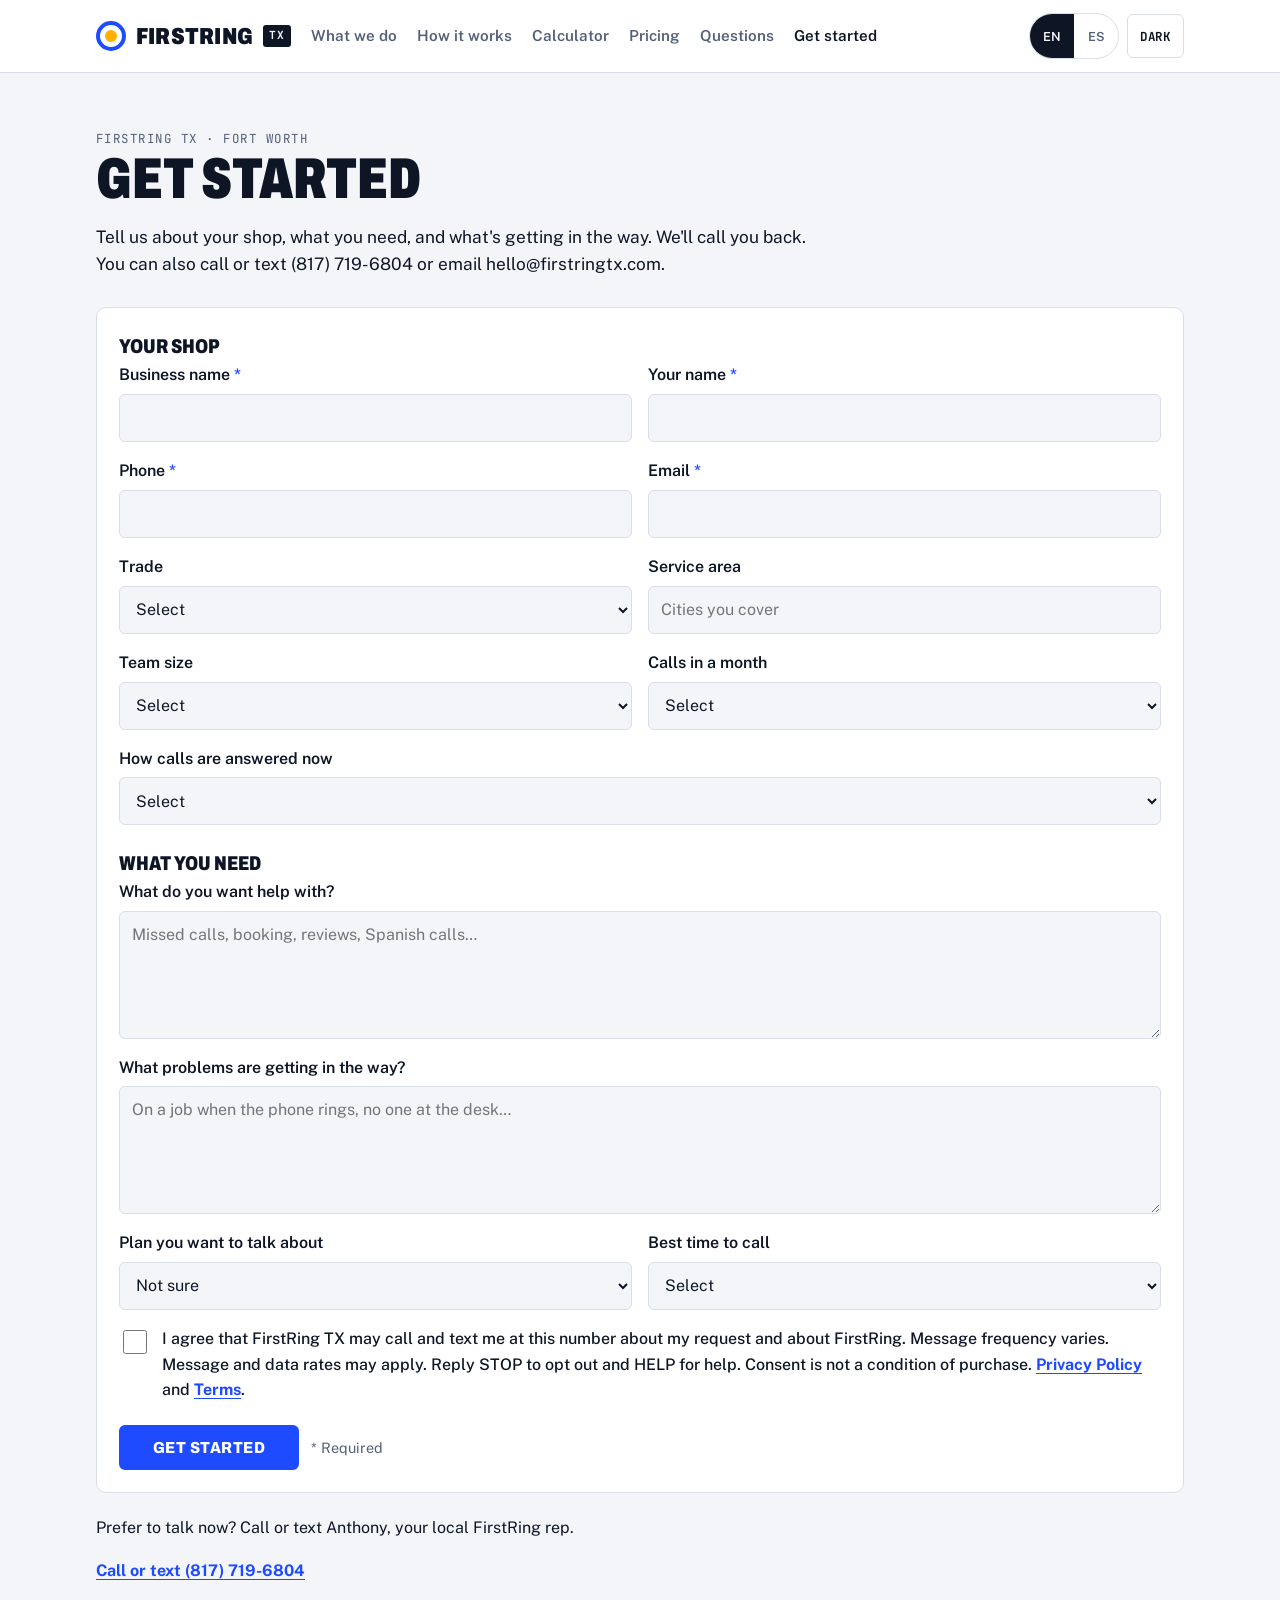
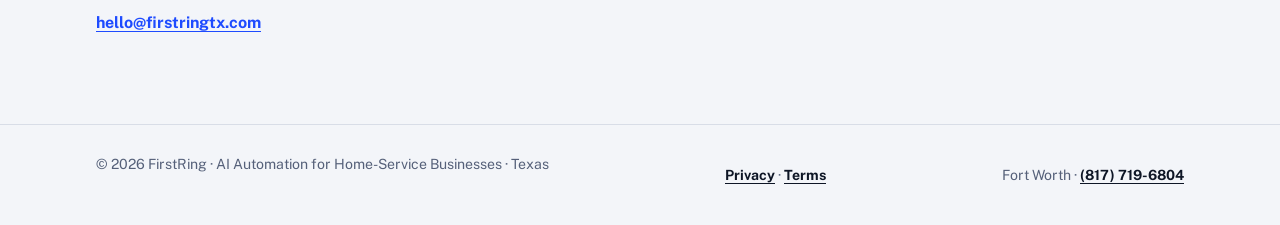
<file: signup/index.html>
<!doctype html>
<html lang="en">
<head>
<meta charset="utf-8">
<meta name="viewport" content="width=device-width, initial-scale=1, viewport-fit=cover">
<title>Get started | FirstRing TX</title>
<meta name="description" content="Tell FirstRing TX about your shop and we'll call you back. Call or text (817) 719-6804 or email hello@firstringtx.com.">
<link rel="icon" type="image/png" href="/favicon.png">
<link rel="apple-touch-icon" href="/apple-touch-icon.png">
<link rel="preconnect" href="https://fonts.googleapis.com">
<link rel="preconnect" href="https://fonts.gstatic.com" crossorigin>
<link rel="stylesheet" href="https://fonts.googleapis.com/css2?family=Archivo:wdth,wght@62..125,400..900&family=Public+Sans:wght@400;500;600;700&family=JetBrains+Mono:wght@500;700&display=swap">
<link rel="stylesheet" href="/site.css">
<script>
try {
  var savedTheme = localStorage.getItem('firstring-theme');
  if (savedTheme === 'light' || savedTheme === 'dark') document.documentElement.setAttribute('data-theme', savedTheme);
} catch (e) {}
</script>
</head>
<body>
<a class="skip" href="#content">Skip to content</a>
<header>
  <div class="wrap bar">
    <a class="logo" href="/"><span class="mark" aria-hidden="true"></span>FirstRing <small>TX</small></a>
    <nav aria-label="Main">
      <a href="/#services" data-i18n="navWhat">What we do</a>
      <a href="/#how" data-i18n="navHow">How it works</a>
      <a href="/#calc" data-i18n="navCalc">Calculator</a>
      <a href="/#pricing" data-i18n="navPrice">Pricing</a>
      <a href="/#faq" data-i18n="navFaq">Questions</a>
      <a href="/signup" aria-current="page" data-i18n="navStart">Get started</a>
    </nav>
    <div class="bar-actions">
      <div class="lang" role="group" aria-label="Language">
        <button type="button" id="lang-en" aria-pressed="true">EN</button>
        <button type="button" id="lang-es" aria-pressed="false">ES</button>
      </div>
      <button type="button" class="theme-btn" id="theme-toggle" aria-pressed="false"><span class="sr" data-i18n="themeSr">Theme:</span><span class="when-light" data-i18n="themeDark">Dark</span><span class="when-dark" data-i18n="themeLight">Light</span></button>
    </div>
  </div>
</header>

<main id="content" tabindex="-1">
  <div class="wrap">
    <div class="page-head">
      <p class="eyebrow">FirstRing TX · Fort Worth</p>
      <h1 data-i18n="h1">Get started</h1>
      <p class="lede" data-i18n="lede">Tell us about your shop, what you need, and what's getting in the way. We'll call you back. You can also call or text (817) 719-6804 or email hello@firstringtx.com.</p>
      <p class="plan-note" id="plan-note" hidden></p>
    </div>

    <noscript>
      <p class="banner">This form needs JavaScript. Call or text <a href="tel:+18177196804">(817) 719-6804</a> or email <a href="mailto:hello@firstringtx.com">hello@firstringtx.com</a>.</p>
    </noscript>

    <div id="success" class="success-box" hidden tabindex="-1">
      <h2 data-i18n="successH">We'll call you back.</h2>
      <p id="success-detail"></p>
    </div>

    <form id="signup" novalidate>
      <div id="form-error" class="banner" hidden role="alert" tabindex="-1"></div>
      <p id="form-status" class="sr" aria-live="polite"></p>

      <fieldset>
        <legend data-i18n="legendShop">Your shop</legend>
        <div class="grid two">
          <div class="field">
            <label for="business_name"><span data-i18n="labBusiness">Business name</span> <span class="req" aria-hidden="true">*</span></label>
            <input id="business_name" name="business_name" type="text" autocomplete="organization" required aria-required="true" maxlength="200" aria-describedby="err-business_name">
            <p class="err" id="err-business_name" hidden></p>
          </div>
          <div class="field">
            <label for="contact_name"><span data-i18n="labContact">Your name</span> <span class="req" aria-hidden="true">*</span></label>
            <input id="contact_name" name="contact_name" type="text" autocomplete="name" required aria-required="true" maxlength="200" aria-describedby="err-contact_name">
            <p class="err" id="err-contact_name" hidden></p>
          </div>
          <div class="field">
            <label for="phone"><span data-i18n="labPhone">Phone</span> <span class="req" aria-hidden="true">*</span></label>
            <input id="phone" name="phone" type="tel" inputmode="tel" autocomplete="tel" required aria-required="true" maxlength="40" aria-describedby="err-phone">
            <p class="err" id="err-phone" hidden></p>
          </div>
          <div class="field">
            <label for="email"><span data-i18n="labEmail">Email</span> <span class="req" aria-hidden="true">*</span></label>
            <input id="email" name="email" type="email" inputmode="email" autocomplete="email" required aria-required="true" maxlength="200" aria-describedby="err-email">
            <p class="err" id="err-email" hidden></p>
          </div>
          <div class="field">
            <label for="trade" data-i18n="labTrade">Trade</label>
            <select id="trade" name="trade">
              <option value="" data-i18n="optSelect">Select</option>
              <option value="HVAC">HVAC</option>
              <option value="Plumbing" data-i18n="optPlumbing">Plumbing</option>
              <option value="Roofing" data-i18n="optRoofing">Roofing</option>
              <option value="Electrical" data-i18n="optElectrical">Electrical</option>
              <option value="Cleaning" data-i18n="optCleaning">Cleaning</option>
              <option value="Other" data-i18n="optOther">Other</option>
            </select>
          </div>
          <div class="field">
            <label for="service_area" data-i18n="labArea">Service area</label>
            <input id="service_area" name="service_area" type="text" maxlength="120" data-ph-en="Cities you cover" data-ph-es="Ciudades que cubre" placeholder="Cities you cover">
          </div>
          <div class="field">
            <label for="team_size" data-i18n="labTeam">Team size</label>
            <select id="team_size" name="team_size">
              <option value="" data-i18n="optSelect">Select</option>
              <option value="Just me" data-i18n="optTeam1">Just me</option>
              <option value="2-5" data-i18n="optTeam2">2–5</option>
              <option value="6-10" data-i18n="optTeam6">6–10</option>
              <option value="11 or more" data-i18n="optTeam11">11 or more</option>
            </select>
          </div>
          <div class="field">
            <label for="monthly_calls" data-i18n="labCalls">Calls in a month</label>
            <select id="monthly_calls" name="monthly_calls">
              <option value="" data-i18n="optSelect">Select</option>
              <option value="Under 20" data-i18n="optCalls1">Under 20</option>
              <option value="20-50" data-i18n="optCalls2">20–50</option>
              <option value="51-100" data-i18n="optCalls3">51–100</option>
              <option value="More than 100" data-i18n="optCalls4">More than 100</option>
            </select>
          </div>
          <div class="field span-2">
            <label for="how_calls_answered_now" data-i18n="labHow">How calls are answered now</label>
            <select id="how_calls_answered_now" name="how_calls_answered_now">
              <option value="" data-i18n="optSelect">Select</option>
              <option value="I answer when I can" data-i18n="optHow1">I answer when I can</option>
              <option value="Voicemail" data-i18n="optHow2">Voicemail</option>
              <option value="Someone in the office" data-i18n="optHow3">Someone in the office</option>
              <option value="Answering service" data-i18n="optHow4">Answering service</option>
              <option value="Most calls go unanswered" data-i18n="optHow5">Most calls go unanswered</option>
            </select>
          </div>
        </div>
      </fieldset>

      <fieldset>
        <legend data-i18n="legendNeed">What you need</legend>
        <div class="grid">
          <div class="field">
            <label for="needs" data-i18n="labNeeds">What do you want help with?</label>
            <textarea id="needs" name="needs" maxlength="4000" data-ph-en="Missed calls, booking, reviews, Spanish calls…" data-ph-es="Llamadas perdidas, citas, reseñas, llamadas en español…" placeholder="Missed calls, booking, reviews, Spanish calls…"></textarea>
          </div>
          <div class="field">
            <label for="challenges" data-i18n="labChallenges">What problems are getting in the way?</label>
            <textarea id="challenges" name="challenges" maxlength="4000" data-ph-en="On a job when the phone rings, no one at the desk…" data-ph-es="En un trabajo cuando suena el teléfono, nadie en la oficina…" placeholder="On a job when the phone rings, no one at the desk…"></textarea>
          </div>
          <div class="grid two">
            <div class="field">
              <label for="plan_interest" data-i18n="labPlan">Plan you want to talk about</label>
              <select id="plan_interest" name="plan_interest">
                <option value="Starter">Starter</option>
                <option value="Growth">Growth</option>
                <option value="Pro">Pro</option>
                <option value="Not sure" data-i18n="optPlanUnsure">Not sure</option>
              </select>
            </div>
            <div class="field">
              <label for="best_time_to_call" data-i18n="labTime">Best time to call</label>
              <select id="best_time_to_call" name="best_time_to_call">
                <option value="" data-i18n="optSelect">Select</option>
                <option value="Morning" data-i18n="optTime1">Morning</option>
                <option value="Afternoon" data-i18n="optTime2">Afternoon</option>
                <option value="Evening" data-i18n="optTime3">Evening</option>
                <option value="Weekdays" data-i18n="optTime4">Weekdays</option>
                <option value="Anytime" data-i18n="optTime5">Anytime</option>
              </select>
            </div>
          </div>
          <div class="consent">
            <input id="sms_consent" name="sms_consent" type="checkbox" value="yes">
            <label id="sms-label" for="sms_consent"></label>
          </div>
        </div>
      </fieldset>

      <div class="hp" aria-hidden="true">
        <label for="company-url">Leave blank</label>
        <input id="company-url" name="company_url_leave_blank" type="text" tabindex="-1" autocomplete="off" autocapitalize="off" spellcheck="false" value="">
      </div>
      <input type="hidden" id="language" name="language" value="en">

      <div class="actions">
        <button type="submit" class="btn primary" id="submit" data-i18n="submit">Get started</button>
        <p class="hint" id="required-hint" data-i18n="requiredHint">* Required</p>
      </div>
    </form>

    <aside class="fallback">
      <p data-i18n="fallback">Prefer to talk now? Call or text Anthony, your local FirstRing rep.</p>
      <a href="tel:+18177196804">Call or text (817) 719-6804</a>
      <a href="mailto:hello@firstringtx.com">hello@firstringtx.com</a>
    </aside>
  </div>
</main>

<footer>
  <div class="wrap">
    <span>© 2026 FirstRing · AI Automation for Home-Service Businesses · Texas</span>
    <span><a href="/privacy" data-i18n="privacy">Privacy</a> · <a href="/terms" data-i18n="terms">Terms</a></span>
    <span>Fort Worth · <a href="tel:+18177196804">(817) 719-6804</a></span>
  </div>
</footer>

<script>
(function(){
  var ES = {
    navWhat: "Qué hacemos",
    navHow: "Cómo funciona",
    navCalc: "Calculadora",
    navPrice: "Precios",
    navFaq: "Preguntas",
    navStart: "Empezar",
    themeSr: "Tema:",
    themeDark: "Oscuro",
    themeLight: "Claro",
    h1: "Empezar",
    lede: "Cuéntenos de su negocio, qué necesita y qué se le complica. Le llamamos de vuelta. También puede llamar o enviar un texto al (817) 719-6804 o escribir a hello@firstringtx.com.",
    legendShop: "Su negocio",
    legendNeed: "Qué necesita",
    labBusiness: "Nombre del negocio",
    labContact: "Su nombre",
    labPhone: "Teléfono",
    labEmail: "Correo electrónico",
    labTrade: "Oficio",
    labArea: "Zona de servicio",
    labTeam: "Tamaño del equipo",
    labCalls: "Llamadas en un mes",
    labHow: "Cómo contesta las llamadas ahora",
    labNeeds: "¿En qué quiere ayuda?",
    labChallenges: "¿Qué problemas se le atraviesan?",
    labPlan: "Plan del que quiere hablar",
    labTime: "Mejor hora para llamar",
    optSelect: "Seleccione",
    optPlumbing: "Plomería",
    optRoofing: "Techos",
    optElectrical: "Electricidad",
    optCleaning: "Limpieza",
    optOther: "Otro",
    optTeam1: "Solo yo",
    optTeam2: "2–5",
    optTeam6: "6–10",
    optTeam11: "11 o más",
    optCalls1: "Menos de 20",
    optCalls2: "20–50",
    optCalls3: "51–100",
    optCalls4: "Más de 100",
    optHow1: "Contesto cuando puedo",
    optHow2: "Buzón de voz",
    optHow3: "Alguien en la oficina",
    optHow4: "Servicio de contestación",
    optHow5: "La mayoría no se contesta",
    optPlanUnsure: "No estoy seguro",
    optTime1: "Mañana",
    optTime2: "Tarde",
    optTime3: "Noche",
    optTime4: "Entre semana",
    optTime5: "Cualquier hora",
    submit: "Empezar",
    requiredHint: "* Obligatorio",
    fallback: "¿Prefiere hablar ahora? Llame o envíe un texto a Anthony, su representante local de FirstRing.",
    privacy: "Privacidad",
    terms: "Términos",
    successH: "Le llamamos de vuelta.",
    pageTitle: "Empezar | FirstRing TX",
    errBusiness: "Escriba el nombre del negocio.",
    errContact: "Escriba su nombre.",
    errPhone: "Escriba un teléfono con al menos 10 dígitos.",
    errEmail: "Escriba un correo válido, como nombre@correo.com.",
    errLong: "Acorte este texto.",
    sending: "Enviando… Puede tardar hasta un minuto.",
    planNote: "Eligió el plan {plan}. Puede cambiarlo abajo.",
    successDetail: "Tenemos los datos de {business}. También puede llamar o enviar un texto al (817) 719-6804 o escribir a hello@firstringtx.com."
  };
  var EN = {
    navWhat: "What we do",
    navHow: "How it works",
    navCalc: "Calculator",
    navPrice: "Pricing",
    navFaq: "Questions",
    navStart: "Get started",
    themeSr: "Theme:",
    themeDark: "Dark",
    themeLight: "Light",
    h1: "Get started",
    lede: "Tell us about your shop, what you need, and what's getting in the way. We'll call you back. You can also call or text (817) 719-6804 or email hello@firstringtx.com.",
    legendShop: "Your shop",
    legendNeed: "What you need",
    labBusiness: "Business name",
    labContact: "Your name",
    labPhone: "Phone",
    labEmail: "Email",
    labTrade: "Trade",
    labArea: "Service area",
    labTeam: "Team size",
    labCalls: "Calls in a month",
    labHow: "How calls are answered now",
    labNeeds: "What do you want help with?",
    labChallenges: "What problems are getting in the way?",
    labPlan: "Plan you want to talk about",
    labTime: "Best time to call",
    optSelect: "Select",
    optPlumbing: "Plumbing",
    optRoofing: "Roofing",
    optElectrical: "Electrical",
    optCleaning: "Cleaning",
    optOther: "Other",
    optTeam1: "Just me",
    optTeam2: "2–5",
    optTeam6: "6–10",
    optTeam11: "11 or more",
    optCalls1: "Under 20",
    optCalls2: "20–50",
    optCalls3: "51–100",
    optCalls4: "More than 100",
    optHow1: "I answer when I can",
    optHow2: "Voicemail",
    optHow3: "Someone in the office",
    optHow4: "Answering service",
    optHow5: "Most calls go unanswered",
    optPlanUnsure: "Not sure",
    optTime1: "Morning",
    optTime2: "Afternoon",
    optTime3: "Evening",
    optTime4: "Weekdays",
    optTime5: "Anytime",
    submit: "Get started",
    requiredHint: "* Required",
    fallback: "Prefer to talk now? Call or text Anthony, your local FirstRing rep.",
    privacy: "Privacy",
    terms: "Terms",
    successH: "We'll call you back.",
    pageTitle: "Get started | FirstRing TX",
    errBusiness: "Enter the business name.",
    errContact: "Enter your name.",
    errPhone: "Enter a phone number with at least 10 digits.",
    errEmail: "Enter an email address like name@email.com.",
    errLong: "Shorten this text.",
    sending: "Sending… This can take up to a minute.",
    planNote: "You chose the {plan} plan. You can change it below.",
    successDetail: "We have the details for {business}. You can also call or text (817) 719-6804 or email hello@firstringtx.com."
  };

  var lang = "en";
  var submitting = false;
  var savedBusiness = "";
  var preselected = "";
  var form = document.getElementById("signup");
  var submitBtn = document.getElementById("submit");
  var statusEl = document.getElementById("form-status");
  var errorEl = document.getElementById("form-error");
  var successEl = document.getElementById("success");
  var TIMEOUT_MS = window.FIRSTRING_SIGNUP_TIMEOUT || 70000;
  var PLANS = {Starter:1, Growth:1, Pro:1, "Not sure":1};
  var TRADES = {HVAC:1, Plumbing:1, Roofing:1, Electrical:1, Cleaning:1, Other:1};

  function t(key){ return (lang === "es" ? ES : EN)[key] || EN[key] || ""; }

  function addText(parent, text){ parent.appendChild(document.createTextNode(text)); }
  function addLink(parent, href, text){
    var a = document.createElement("a");
    a.href = href;
    a.textContent = text;
    parent.appendChild(a);
  }

  function renderConsent(){
    var label = document.getElementById("sms-label");
    while (label.firstChild) label.removeChild(label.firstChild);
    var q = "?lang=" + lang;
    if (lang === "es") {
      addText(label, "Acepto que FirstRing TX me llame y me envíe mensajes de texto a este número sobre mi solicitud y sobre FirstRing. La frecuencia de los mensajes varía. Pueden aplicar tarifas de mensajes y datos. Responda STOP para cancelar y HELP para ayuda. El consentimiento no es condición de compra. ");
      addLink(label, "/privacy" + q, "Política de privacidad");
      addText(label, " y ");
      addLink(label, "/terms" + q, "Términos");
      addText(label, ".");
    } else {
      addText(label, "I agree that FirstRing TX may call and text me at this number about my request and about FirstRing. Message frequency varies. Message and data rates may apply. Reply STOP to opt out and HELP for help. Consent is not a condition of purchase. ");
      addLink(label, "/privacy" + q, "Privacy Policy");
      addText(label, " and ");
      addLink(label, "/terms" + q, "Terms");
      addText(label, ".");
    }
  }

  function renderBanner(){
    if (errorEl.hidden) return;
    while (errorEl.firstChild) errorEl.removeChild(errorEl.firstChild);
    if (lang === "es") {
      addText(errorEl, "No se pudo enviar en este momento. Llame o envíe un texto al ");
      addLink(errorEl, "tel:+18177196804", "(817) 719-6804");
      addText(errorEl, " o escriba a ");
      addLink(errorEl, "mailto:hello@firstringtx.com", "hello@firstringtx.com");
      addText(errorEl, " y le llamamos de vuelta.");
    } else {
      addText(errorEl, "We couldn't send that just now. Call or text ");
      addLink(errorEl, "tel:+18177196804", "(817) 719-6804");
      addText(errorEl, " or email ");
      addLink(errorEl, "mailto:hello@firstringtx.com", "hello@firstringtx.com");
      addText(errorEl, " and we'll call you back.");
    }
  }

  function renderPlanNote(){
    var note = document.getElementById("plan-note");
    if (!preselected) { note.hidden = true; note.textContent = ""; return; }
    note.hidden = false;
    note.textContent = t("planNote").replace("{plan}", preselected);
  }

  function renderSuccessDetail(){
    if (successEl.hidden) return;
    document.getElementById("success-detail").textContent = t("successDetail").replace("{business}", savedBusiness);
  }

  function applyLang(next){
    lang = next === "es" ? "es" : "en";
    document.documentElement.lang = lang;
    document.getElementById("language").value = lang;
    document.title = t("pageTitle");
    document.getElementById("lang-en").setAttribute("aria-pressed", lang === "en" ? "true" : "false");
    document.getElementById("lang-es").setAttribute("aria-pressed", lang === "es" ? "true" : "false");
    document.querySelectorAll("[data-i18n]").forEach(function(el){
      if (el.id === "submit" && el.disabled) return;
      var key = el.getAttribute("data-i18n");
      if (t(key)) el.textContent = t(key);
    });
    var langGroup = document.querySelector(".lang");
    if (langGroup) langGroup.setAttribute("aria-label", lang === "es" ? "Idioma" : "Language");
    document.querySelectorAll("[data-ph-en]").forEach(function(el){
      el.placeholder = lang === "es" ? el.getAttribute("data-ph-es") : el.getAttribute("data-ph-en");
    });
    ["business_name","contact_name","phone","email"].forEach(function(id){
      var err = document.getElementById("err-" + id);
      if (err && !err.hidden) setFieldError(id, fieldError(id));
    });
    renderConsent();
    renderPlanNote();
    renderBanner();
    renderSuccessDetail();
    if (!submitBtn.disabled) submitBtn.textContent = t("submit");
    try { localStorage.setItem("firstring-lang", lang); } catch (e) {}
    document.querySelectorAll('a[href="/privacy"], a[href^="/privacy?"], a[href="/terms"], a[href^="/terms?"]').forEach(function(a){
      if (a.closest("#sms-label") || a.closest("#form-error")) return;
      var path = a.pathname || a.getAttribute("href").split("?")[0];
      a.href = path + "?lang=" + lang;
    });
  }

  function digits(s){ return String(s || "").replace(/\D/g, ""); }
  function fieldError(id){
    var el = document.getElementById(id);
    var v = (el.value || "").trim();
    if (id === "business_name") return v ? (v.length > 200 ? t("errLong") : "") : t("errBusiness");
    if (id === "contact_name") return v ? (v.length > 200 ? t("errLong") : "") : t("errContact");
    if (id === "phone") {
      var n = digits(v);
      return (n.length >= 10 && n.length <= 15) ? "" : t("errPhone");
    }
    if (id === "email") return /^[^\s@]+@[^\s@]+\.[^\s@]+$/.test(v) ? "" : t("errEmail");
    return "";
  }
  function setFieldError(id, msg){
    var el = document.getElementById(id);
    var err = document.getElementById("err-" + id);
    if (!err) return !msg;
    if (msg) {
      err.hidden = false;
      err.textContent = msg;
      el.setAttribute("aria-invalid", "true");
      return false;
    }
    err.hidden = true;
    err.textContent = "";
    el.removeAttribute("aria-invalid");
    return true;
  }
  function validateField(id){ return setFieldError(id, fieldError(id)); }
  function validateAll(){
    var ids = ["business_name","contact_name","phone","email"];
    var ok = true;
    var first = null;
    ids.forEach(function(id){
      if (!validateField(id)) {
        ok = false;
        if (!first) first = document.getElementById(id);
      }
    });
    if (first) first.focus();
    return ok;
  }

  ["business_name","contact_name","phone","email"].forEach(function(id){
    var el = document.getElementById(id);
    el.addEventListener("blur", function(){ validateField(id); });
    el.addEventListener("input", function(){
      if (el.getAttribute("aria-invalid") === "true") validateField(id);
    });
  });

  function payload(){
    function val(id){ return (document.getElementById(id).value || "").trim(); }
    var trade = val("trade");
    var plan = val("plan_interest");
    return {
      business_name: val("business_name"),
      contact_name: val("contact_name"),
      phone: val("phone"),
      email: val("email"),
      trade: TRADES[trade] ? trade : "",
      service_area: val("service_area"),
      team_size: val("team_size"),
      monthly_calls: val("monthly_calls"),
      how_calls_answered_now: val("how_calls_answered_now"),
      needs: val("needs"),
      challenges: val("challenges"),
      plan_interest: PLANS[plan] ? plan : "Not sure",
      best_time_to_call: val("best_time_to_call"),
      language: lang === "es" ? "es" : "en",
      sms_consent: document.getElementById("sms_consent").checked === true,
      website: (document.getElementById("company-url").value || "").trim()
    };
  }

  function showError(){
    errorEl.hidden = false;
    renderBanner();
    statusEl.textContent = errorEl.textContent;
    errorEl.focus && errorEl.setAttribute("tabindex", "-1");
    errorEl.focus();
  }

  function showSuccess(business){
    savedBusiness = business;
    form.hidden = true;
    errorEl.hidden = true;
    successEl.hidden = false;
    renderSuccessDetail();
    statusEl.textContent = t("successH") + " " + document.getElementById("success-detail").textContent;
    successEl.focus();
  }

  form.addEventListener("submit", function(ev){
    ev.preventDefault();
    if (submitting) return;
    if (!validateAll()) return;
    var body = payload();
    submitting = true;
    submitBtn.disabled = true;
    submitBtn.textContent = t("sending");
    form.setAttribute("aria-busy", "true");
    errorEl.hidden = true;
    statusEl.textContent = t("sending");

    var ctrl = new AbortController();
    var timer = setTimeout(function(){ ctrl.abort(); }, TIMEOUT_MS);
    fetch("https://jarvis-hvac.onrender.com/api/firstring/signup", {
      method: "POST",
      headers: {"Content-Type": "application/json", "Accept": "application/json"},
      body: JSON.stringify(body),
      signal: ctrl.signal
    }).then(function(res){
      return res.json().catch(function(){ return {}; }).then(function(data){
        return {status: res.status, data: data};
      });
    }).then(function(result){
      if (result.status === 200 && result.data && result.data.ok === true) showSuccess(body.business_name);
      else showError();
    }).catch(function(){
      showError();
    }).then(function(){
      clearTimeout(timer);
      submitting = false;
      form.removeAttribute("aria-busy");
      if (!successEl.hidden) return;
      submitBtn.disabled = false;
      submitBtn.textContent = t("submit");
    });
  });

  document.getElementById("lang-en").addEventListener("click", function(){ applyLang("en"); });
  document.getElementById("lang-es").addEventListener("click", function(){ applyLang("es"); });

  var root = document.documentElement;
  var themeBtn = document.getElementById("theme-toggle");
  function isDark(){
    var set = root.getAttribute("data-theme");
    if (set === "dark") return true;
    if (set === "light") return false;
    return window.matchMedia("(prefers-color-scheme: dark)").matches;
  }
  function syncTheme(){ themeBtn.setAttribute("aria-pressed", isDark() ? "true" : "false"); }
  themeBtn.addEventListener("click", function(){
    var next = isDark() ? "light" : "dark";
    root.setAttribute("data-theme", next);
    try { localStorage.setItem("firstring-theme", next); } catch (e) {}
    syncTheme();
  });
  syncTheme();

  var params = new URLSearchParams(location.search);
  var planParam = params.get("plan") || "";
  var planMatch = "";
  Object.keys(PLANS).forEach(function(name){
    if (name.toLowerCase() === planParam.toLowerCase()) planMatch = name;
  });
  if (planMatch) {
    document.getElementById("plan_interest").value = planMatch;
    if (planMatch !== "Not sure") preselected = planMatch;
  } else {
    document.getElementById("plan_interest").value = "Not sure";
  }
  var startLang = params.get("lang");
  if (startLang !== "en" && startLang !== "es") {
    try { startLang = localStorage.getItem("firstring-lang"); } catch (e) { startLang = "en"; }
  }
  applyLang(startLang === "es" ? "es" : "en");
  renderConsent();
})();
</script>
</body>
</html>
</file>
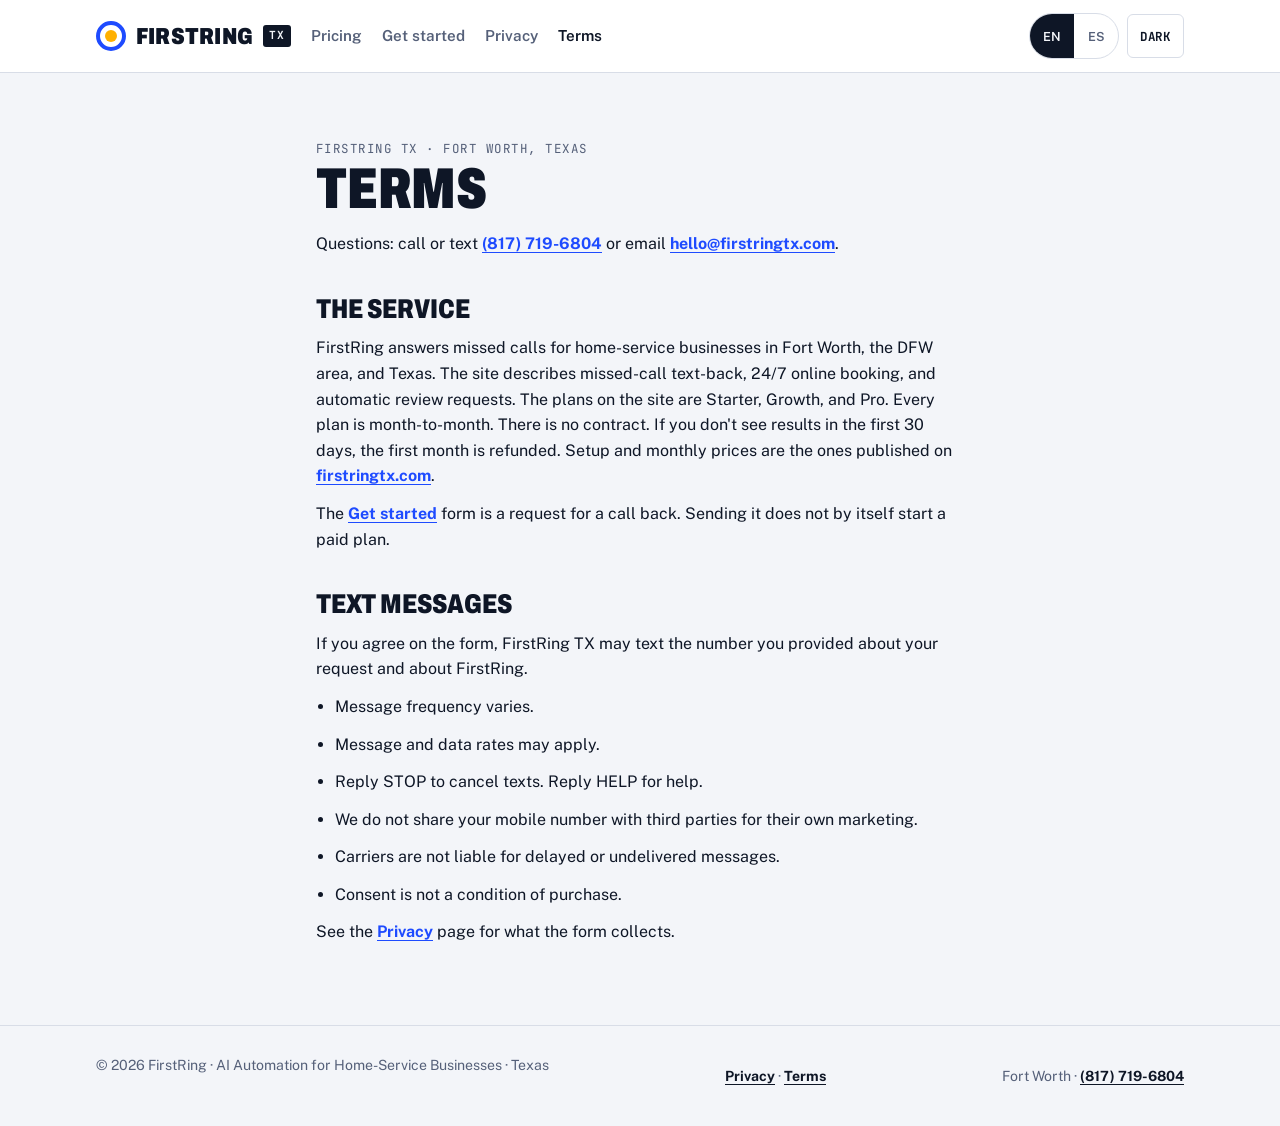
<file: terms/index.html>
<!doctype html>
<html lang="en">
<head>
<meta charset="utf-8">
<meta name="viewport" content="width=device-width, initial-scale=1, viewport-fit=cover">
<title>Terms | FirstRing TX</title>
<meta name="description" content="Terms for FirstRing TX, including texts about your signup request. Call or text (817) 719-6804 or email hello@firstringtx.com.">
<link rel="icon" type="image/png" href="/favicon.png">
<link rel="apple-touch-icon" href="/apple-touch-icon.png">
<link rel="preconnect" href="https://fonts.googleapis.com">
<link rel="preconnect" href="https://fonts.gstatic.com" crossorigin>
<link rel="stylesheet" href="https://fonts.googleapis.com/css2?family=Archivo:wdth,wght@62..125,400..900&family=Public+Sans:wght@400;500;600;700&family=JetBrains+Mono:wght@500;700&display=swap">
<link rel="stylesheet" href="/site.css">
<script>
try {
  var savedTheme = localStorage.getItem('firstring-theme');
  if (savedTheme === 'light' || savedTheme === 'dark') document.documentElement.setAttribute('data-theme', savedTheme);
} catch (e) {}
</script>
</head>
<body data-title-en="Terms | FirstRing TX" data-title-es="Términos | FirstRing TX">
<a class="skip" href="#content">Skip to content</a>
<header>
  <div class="wrap bar">
    <a class="logo" href="/"><span class="mark" aria-hidden="true"></span>FirstRing <small>TX</small></a>
    <nav aria-label="Main">
      <a href="/#pricing" data-en="Pricing" data-es="Precios">Pricing</a>
      <a href="/signup" data-en="Get started" data-es="Empezar">Get started</a>
      <a href="/privacy" data-en="Privacy" data-es="Privacidad">Privacy</a>
      <a href="/terms" aria-current="page" data-en="Terms" data-es="Términos">Terms</a>
    </nav>
    <div class="bar-actions">
      <div class="lang" role="group" aria-label="Language">
        <button type="button" id="lang-en" aria-pressed="true">EN</button>
        <button type="button" id="lang-es" aria-pressed="false">ES</button>
      </div>
      <button type="button" class="theme-btn" id="theme-toggle" aria-pressed="false"><span class="sr" data-en="Theme:" data-es="Tema:">Theme:</span><span class="when-light" data-en="Dark" data-es="Oscuro">Dark</span><span class="when-dark" data-en="Light" data-es="Claro">Light</span></button>
    </div>
  </div>
</header>
<main id="content" class="wrap prose" tabindex="-1">
  <article id="copy-en" lang="en">
    <p class="eyebrow">FirstRing TX · Fort Worth, Texas</p>
    <h1>Terms</h1>
    <p>Questions: call or text <a href="tel:+18177196804">(817) 719-6804</a> or email <a href="mailto:hello@firstringtx.com">hello@firstringtx.com</a>.</p>
    <h2>The service</h2>
    <p>FirstRing answers missed calls for home-service businesses in Fort Worth, the DFW area, and Texas. The site describes missed-call text-back, 24/7 online booking, and automatic review requests. The plans on the site are Starter, Growth, and Pro. Every plan is month-to-month. There is no contract. If you don't see results in the first 30 days, the first month is refunded. Setup and monthly prices are the ones published on <a href="/">firstringtx.com</a>.</p>
    <p>The <a href="/signup">Get started</a> form is a request for a call back. Sending it does not by itself start a paid plan.</p>
    <h2>Text messages</h2>
    <p>If you agree on the form, FirstRing TX may text the number you provided about your request and about FirstRing.</p>
    <ul>
      <li>Message frequency varies.</li>
      <li>Message and data rates may apply.</li>
      <li>Reply STOP to cancel texts. Reply HELP for help.</li>
      <li>We do not share your mobile number with third parties for their own marketing.</li>
      <li>Carriers are not liable for delayed or undelivered messages.</li>
      <li>Consent is not a condition of purchase.</li>
    </ul>
    <p>See the <a href="/privacy">Privacy</a> page for what the form collects.</p>
  </article>
  <article id="copy-es" lang="es" hidden>
    <p class="eyebrow">FirstRing TX · Fort Worth, Texas</p>
    <h1>Términos</h1>
    <p>Preguntas: llame o envíe un texto al <a href="tel:+18177196804">(817) 719-6804</a> o escriba a <a href="mailto:hello@firstringtx.com">hello@firstringtx.com</a>.</p>
    <h2>El servicio</h2>
    <p>FirstRing contesta las llamadas perdidas de negocios de servicio en el hogar en Fort Worth, el área de DFW y Texas. El sitio describe el texto cuando se pierde una llamada, las citas en línea las 24 horas y las solicitudes automáticas de reseñas. Los planes del sitio son Starter, Growth y Pro. Cada plan es de mes a mes. No hay contrato. Si no ve resultados en los primeros 30 días, se reembolsa el primer mes. El precio de alta y el precio mensual son los publicados en <a href="/">firstringtx.com</a>.</p>
    <p>El formulario <a href="/signup?lang=es">Empezar</a> es una solicitud para que le llamemos. Enviarlo no inicia por sí solo un plan de pago.</p>
    <h2>Mensajes de texto</h2>
    <p>Si acepta en el formulario, FirstRing TX puede enviarle mensajes al número que dio, sobre su solicitud y sobre FirstRing.</p>
    <ul>
      <li>La frecuencia de los mensajes varía.</li>
      <li>Pueden aplicar tarifas de mensajes y datos.</li>
      <li>Responda STOP para cancelar los mensajes. Responda HELP para ayuda.</li>
      <li>No compartimos su número de celular con terceros para la publicidad de ellos.</li>
      <li>Los operadores no son responsables de mensajes retrasados o no entregados.</li>
      <li>El consentimiento no es condición de compra.</li>
    </ul>
    <p>Vea la página de <a href="/privacy?lang=es">Privacidad</a> para saber qué recoge el formulario.</p>
  </article>
</main>
<footer>
  <div class="wrap">
    <span>© 2026 FirstRing · AI Automation for Home-Service Businesses · Texas</span>
    <span><a href="/privacy" data-en="Privacy" data-es="Privacidad">Privacy</a> · <a href="/terms" data-en="Terms" data-es="Términos">Terms</a></span>
    <span>Fort Worth · <a href="tel:+18177196804">(817) 719-6804</a></span>
  </div>
</footer>
<script src="/legal.js"></script>
</body>
</html>
</file>
<file: site.css>
/* Shared chrome for signup, privacy, and terms. Matches the marketing page palette. */
:root{
  --paper:#F3F5F9; --surface:#FFFFFF; --ink:#0E1626; --muted:#556079; --line:#D8DDE7;
  --cobalt:#1E4BFF; --cobalt-ink:#FFFFFF; --amber:#FFB000; --amber-ink:#3D2A00;
  --ok:#0F7A57; --danger:#8E1B1B; --danger-bg:#FDECEC;
  --display:"Archivo","Arial Narrow",Arial,sans-serif;
  --body:"Public Sans",system-ui,-apple-system,"Segoe UI",sans-serif;
  --mono:"JetBrains Mono",ui-monospace,Menlo,Consolas,monospace;
  color-scheme:light;
}
@media (prefers-color-scheme: dark){:root:not([data-theme="light"]){
  --paper:#0A101B; --surface:#121A2A; --ink:#EDF1F8; --muted:#9BA7BF; --line:#25314A;
  --cobalt:#7491FF; --cobalt-ink:#0A101B; --amber:#FFC23D; --amber-ink:#2B1D00;
  --ok:#3CCB97; --danger:#FFB4B4; --danger-bg:#3A1216; color-scheme:dark}}
:root[data-theme="dark"]{
  --paper:#0A101B; --surface:#121A2A; --ink:#EDF1F8; --muted:#9BA7BF; --line:#25314A;
  --cobalt:#7491FF; --cobalt-ink:#0A101B; --amber:#FFC23D; --amber-ink:#2B1D00;
  --ok:#3CCB97; --danger:#FFB4B4; --danger-bg:#3A1216; color-scheme:dark}
:root[data-theme="light"]{color-scheme:light}

*{box-sizing:border-box}
[hidden]{display:none !important}
html{scroll-behavior:smooth}
body{margin:0;background:var(--paper);color:var(--ink);font-family:var(--body);font-size:16px;line-height:1.6;-webkit-text-size-adjust:100%}
img{max-width:100%;height:auto}
.wrap{max-width:1120px;margin:0 auto;padding-left:max(16px,env(safe-area-inset-left,0px));padding-right:max(16px,env(safe-area-inset-right,0px))}
h1,h2,h3{font-family:var(--display);line-height:1.05;text-wrap:balance;margin:0;hyphens:manual}
h1{font-size:clamp(2.2rem,6vw,3.6rem);font-weight:900;font-stretch:72%;text-transform:uppercase}
h2{font-size:clamp(1.35rem,3vw,1.7rem);font-weight:850;font-stretch:78%;text-transform:uppercase}
p{margin:0}
a{color:inherit}
.skip{position:absolute;left:12px;top:-48px;background:var(--amber);color:var(--amber-ink);font-weight:700;padding:10px 14px;border-radius:6px;z-index:20}
.skip:focus{top:12px}
.sr{position:absolute;width:1px;height:1px;padding:0;margin:-1px;overflow:hidden;clip:rect(0,0,0,0);white-space:nowrap;border:0}
.eyebrow{font-family:var(--mono);font-size:.78rem;letter-spacing:.12em;text-transform:uppercase;color:var(--muted)}
.btn{display:inline-flex;align-items:center;justify-content:center;gap:8px;min-height:44px;font-family:var(--display);font-weight:800;font-stretch:90%;text-transform:uppercase;letter-spacing:.03em;font-size:1rem;padding:12px 20px;border-radius:6px;border:2px solid var(--ink);text-decoration:none;cursor:pointer;background:transparent;color:var(--ink);text-align:center}
.btn.primary{background:var(--cobalt);border-color:var(--cobalt);color:var(--cobalt-ink)}
.btn:hover{background:var(--ink);border-color:var(--ink);color:var(--paper)}
.btn.primary:hover{background:var(--ink);border-color:var(--ink);color:var(--paper)}
.btn:disabled{cursor:progress}
:focus-visible{outline:3px solid var(--amber);outline-offset:2px}
::selection{background:var(--amber);color:var(--amber-ink)}

header{border-bottom:1px solid var(--line);background:var(--surface);position:relative;z-index:5}
.bar{display:flex;align-items:center;gap:12px 18px;padding-block:12px;flex-wrap:wrap}
.logo{display:flex;align-items:center;gap:10px;font-family:var(--display);font-weight:900;font-stretch:80%;font-size:1.45rem;text-transform:uppercase;letter-spacing:.01em;text-decoration:none;min-height:44px}
.logo .mark{width:30px;height:30px;border-radius:50%;border:4px solid var(--cobalt);position:relative;flex:none}
.logo .mark::after{content:"";position:absolute;inset:5px;border-radius:50%;background:var(--amber)}
.logo small{font-family:var(--mono);font-size:.7rem;font-weight:700;background:var(--ink);color:var(--paper);padding:2px 6px;border-radius:3px;letter-spacing:.08em}
nav{display:flex;gap:4px 16px;flex-wrap:wrap}
nav a{text-decoration:none;font-weight:600;font-size:.95rem;color:var(--muted);padding:12px 2px;min-height:44px;display:inline-flex;align-items:center}
nav a:hover,nav a[aria-current="page"]{color:var(--ink)}
.bar-actions{display:flex;gap:8px;align-items:center;margin-left:auto;flex-wrap:wrap}
.theme-btn,.lang button{min-height:44px;min-width:44px;border:1.5px solid var(--line);background:transparent;color:var(--ink);border-radius:6px;font:700 .78rem var(--mono);letter-spacing:.06em;text-transform:uppercase;padding:8px 12px;cursor:pointer}
.lang{display:inline-flex;border:1px solid var(--line);border-radius:999px;overflow:hidden}
.lang button{border:0;border-radius:0;color:var(--muted);font:600 .78rem var(--body);letter-spacing:0;text-transform:none}
.lang button[aria-pressed="true"]{background:var(--ink);color:var(--paper)}
.theme-btn .when-dark{display:none}
:root[data-theme="dark"] .theme-btn .when-light{display:none}
:root[data-theme="dark"] .theme-btn .when-dark{display:inline}
@media (prefers-color-scheme: dark){
  :root:not([data-theme="light"]) .theme-btn .when-light{display:none}
  :root:not([data-theme="light"]) .theme-btn .when-dark{display:inline}
}
.bar .btn{white-space:nowrap;max-width:100%}

main{padding-block:36px 64px}
.lede{margin-top:14px;max-width:42em;font-size:1.08rem}
.page-head{margin-bottom:28px}

form{background:var(--surface);border:1px solid var(--line);border-radius:10px;padding:22px;display:grid;gap:22px}
fieldset{border:0;padding:0;margin:0;min-width:0;display:grid;gap:16px}
legend{font-family:var(--display);font-weight:850;font-stretch:78%;text-transform:uppercase;font-size:1.25rem;padding:0}
.grid{display:grid;gap:16px}
.field{display:grid;gap:6px;min-width:0}
.field label{font-weight:600}
.req{color:var(--cobalt)}
input,select,textarea{width:100%;font:1rem/1.4 var(--body);color:var(--ink);background:var(--paper);border:1.5px solid var(--line);border-radius:6px;padding:12px;min-height:48px}
textarea{min-height:128px;resize:vertical}
input[aria-invalid="true"],select[aria-invalid="true"],textarea[aria-invalid="true"]{border-color:var(--danger);border-width:2px}
.err{color:var(--danger);font-size:.92rem;font-weight:600;margin:0}
.hint{color:var(--muted);font-size:.9rem}
.banner{border:1.5px solid var(--danger);background:var(--danger-bg);color:var(--danger);border-radius:8px;padding:12px 14px;font-weight:600}
.banner a{text-decoration:underline;text-underline-offset:3px}
.consent{display:flex;gap:12px;align-items:flex-start}
.consent input{width:24px;height:24px;min-height:24px;margin-top:4px;flex:none;accent-color:var(--cobalt);padding:0}
.consent label{font-weight:500}
.consent a,.prose a,.fallback a{color:var(--cobalt);font-weight:700;text-decoration:underline;text-underline-offset:3px}
.hp{position:absolute;left:-10000px;top:auto;width:1px;height:1px;overflow:hidden}
.actions{display:flex;flex-wrap:wrap;gap:12px;align-items:center}
.actions .btn{min-width:180px}
.success-box{background:var(--surface);border:2px solid var(--ok);border-radius:10px;padding:24px;display:grid;gap:12px}
.success-box h2{color:var(--ok)}
.fallback{margin-top:22px;display:grid;gap:8px}
.fallback a{min-height:44px;display:inline-flex;align-items:center}
.prose{max-width:68ch;display:grid;gap:0}
.prose h2{margin-top:1.4em}
.prose p,.prose li{margin-top:.75em}
.prose ul{margin:0;padding-left:1.2em}
.plan-note{margin-top:12px;font-weight:600}

footer{padding-block:28px;color:var(--muted);font-size:.88rem;border-top:1px solid var(--line)}
footer .wrap{display:flex;justify-content:space-between;gap:12px 20px;flex-wrap:wrap}
footer a{color:var(--ink);font-weight:700;text-decoration:underline;text-underline-offset:3px;min-height:44px;display:inline-flex;align-items:center}

@media (min-width:720px){
  .grid.two{grid-template-columns:1fr 1fr}
  .span-2{grid-column:1 / -1}
  main{padding-block:56px 80px}
}
@media (max-width:1080px){
  nav{order:3;flex-basis:100%}
}
@media (max-width:560px){
  .bar{display:grid;grid-template-columns:minmax(0,1fr) auto;align-items:center;column-gap:12px;row-gap:10px}
  .bar-actions{display:contents}
  .logo{grid-column:1;grid-row:1}
  .theme-btn{grid-column:2;grid-row:1;width:auto}
  .lang{grid-column:1 / -1;grid-row:2;justify-self:start}
  nav{order:0;flex-basis:auto;grid-column:1 / -1;grid-row:3}
  .actions .btn{width:100%}
  form{padding:16px}
}
@media (prefers-reduced-motion:reduce){html{scroll-behavior:auto}}
</file>
